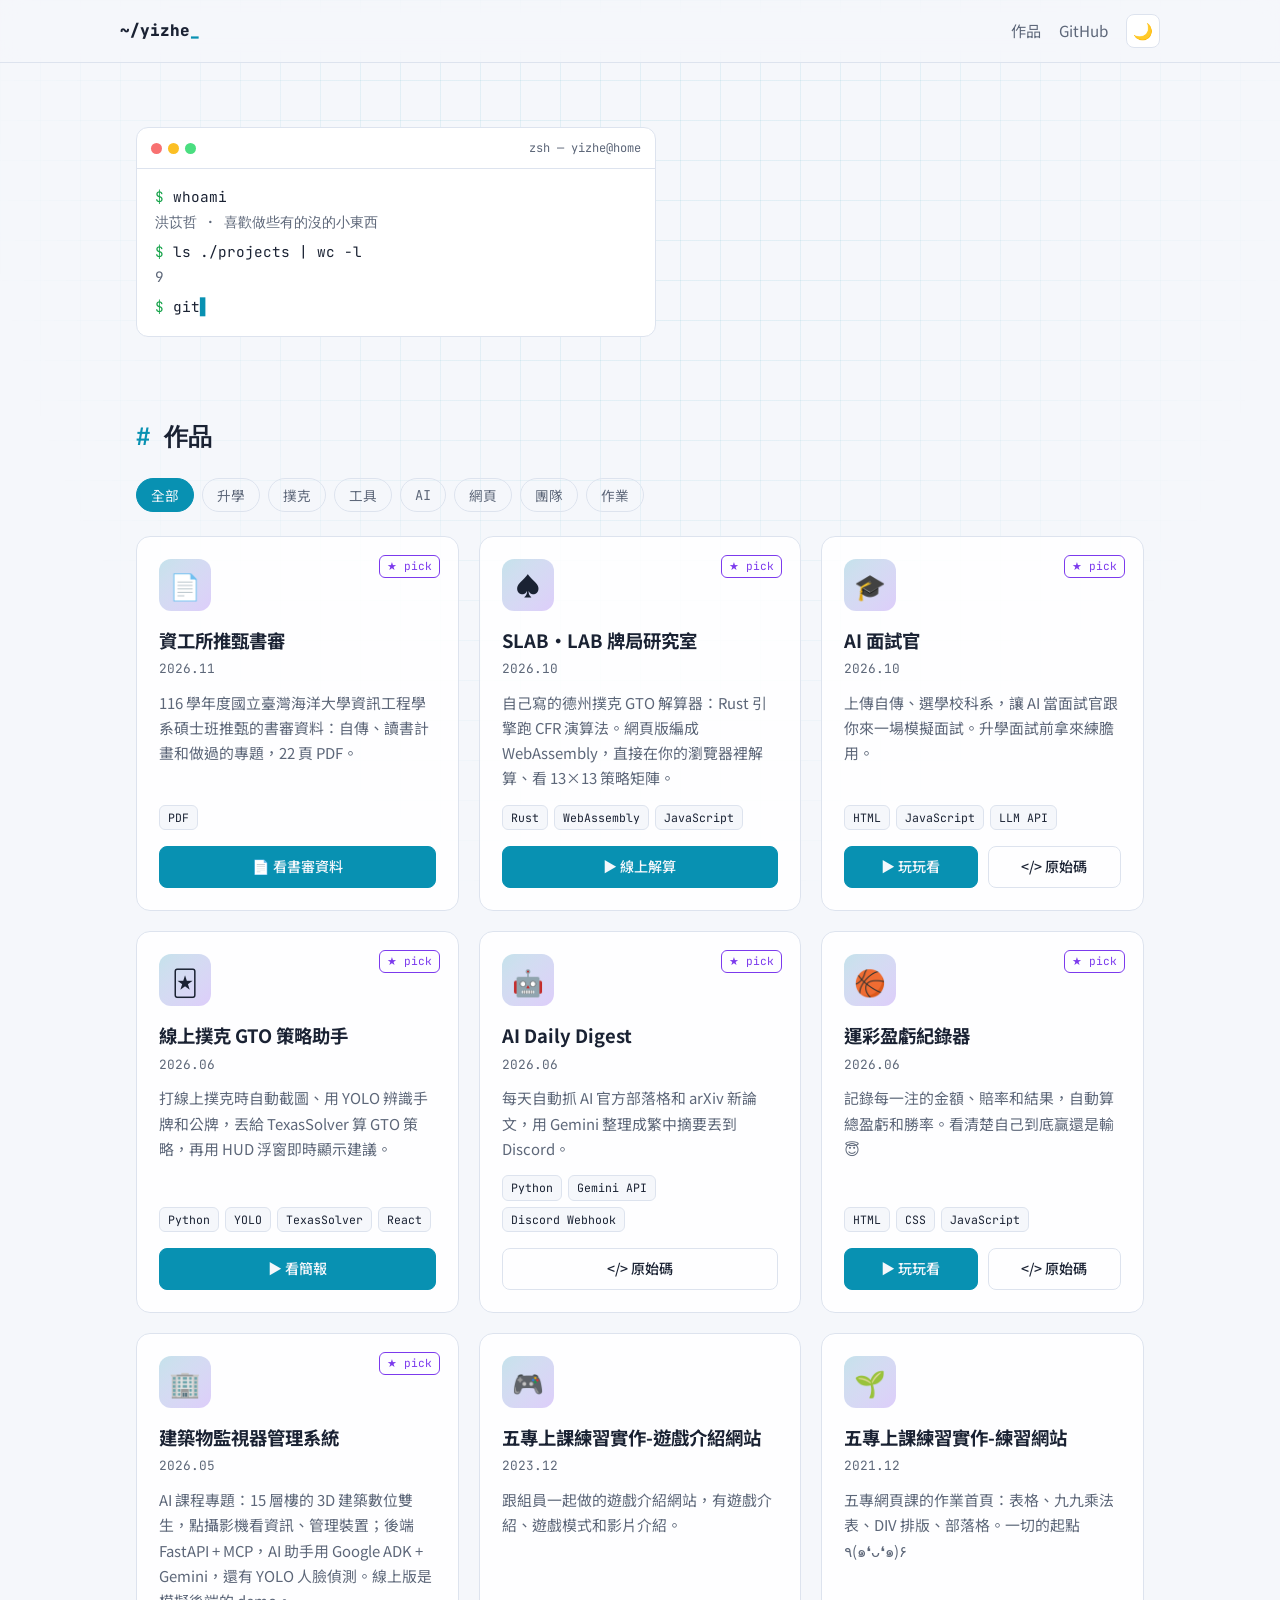
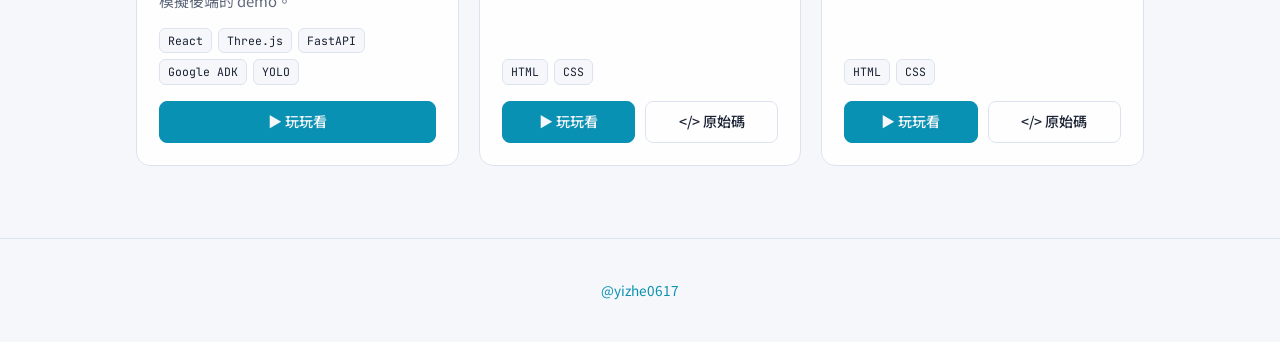
<file: index.html>
<!doctype html>
<html lang="zh-Hant">
<head>
  <meta charset="utf-8">
  <meta name="viewport" content="width=device-width, initial-scale=1">
  <title>yizhe.dev</title>
  <meta name="description" content="洪苡哲的作品集：做過的東西都放在這裡。">
  <link rel="icon" href="data:image/svg+xml,<svg xmlns='http://www.w3.org/2000/svg' viewBox='0 0 100 100'><text y='.9em' font-size='90'>⚡</text></svg>">
  <link rel="preconnect" href="https://fonts.googleapis.com">
  <link rel="preconnect" href="https://fonts.gstatic.com" crossorigin>
  <link href="https://fonts.googleapis.com/css2?family=JetBrains+Mono:wght@400;600;800&family=Noto+Sans+TC:wght@400;500;700&display=swap" rel="stylesheet">
  <link rel="stylesheet" href="style.css">
</head>
<body>
  <div class="grid-bg" aria-hidden="true"></div>

  <header class="nav">
    <a class="logo" href="#">~/yizhe<span class="blink">_</span></a>
    <nav>
      <a href="#projects">作品</a>
      <a href="https://github.com/yizhe0617" target="_blank" rel="noopener">GitHub</a>
      <button id="theme-toggle" class="icon-btn" aria-label="切換深淺色">🌙</button>
    </nav>
  </header>

  <main>
    <section class="hero">
      <div class="terminal">
        <div class="terminal-bar"><i></i><i></i><i></i><span>zsh — yizhe@home</span></div>
        <div class="terminal-body">
          <p><span class="prompt">$</span> whoami</p>
          <p class="out">洪苡哲 · 喜歡做些有的沒的小東西</p>
          <p><span class="prompt">$</span> ls ./projects | wc -l</p>
          <p class="out" id="count">0</p>
          <p><span class="prompt">$</span> <span id="typed"></span><span class="cursor">▋</span></p>
        </div>
      </div>
    </section>

    <section id="projects">
      <h2><span class="hash">#</span> 作品</h2>
      <div class="filters" id="filters"></div>
      <div class="cards" id="cards"></div>
    </section>
  </main>

  <footer>
    <p><a href="https://github.com/yizhe0617" target="_blank" rel="noopener">@yizhe0617</a></p>
  </footer>

  <script src="projects.js"></script>
  <script src="main.js"></script>
</body>
</html>
</file>
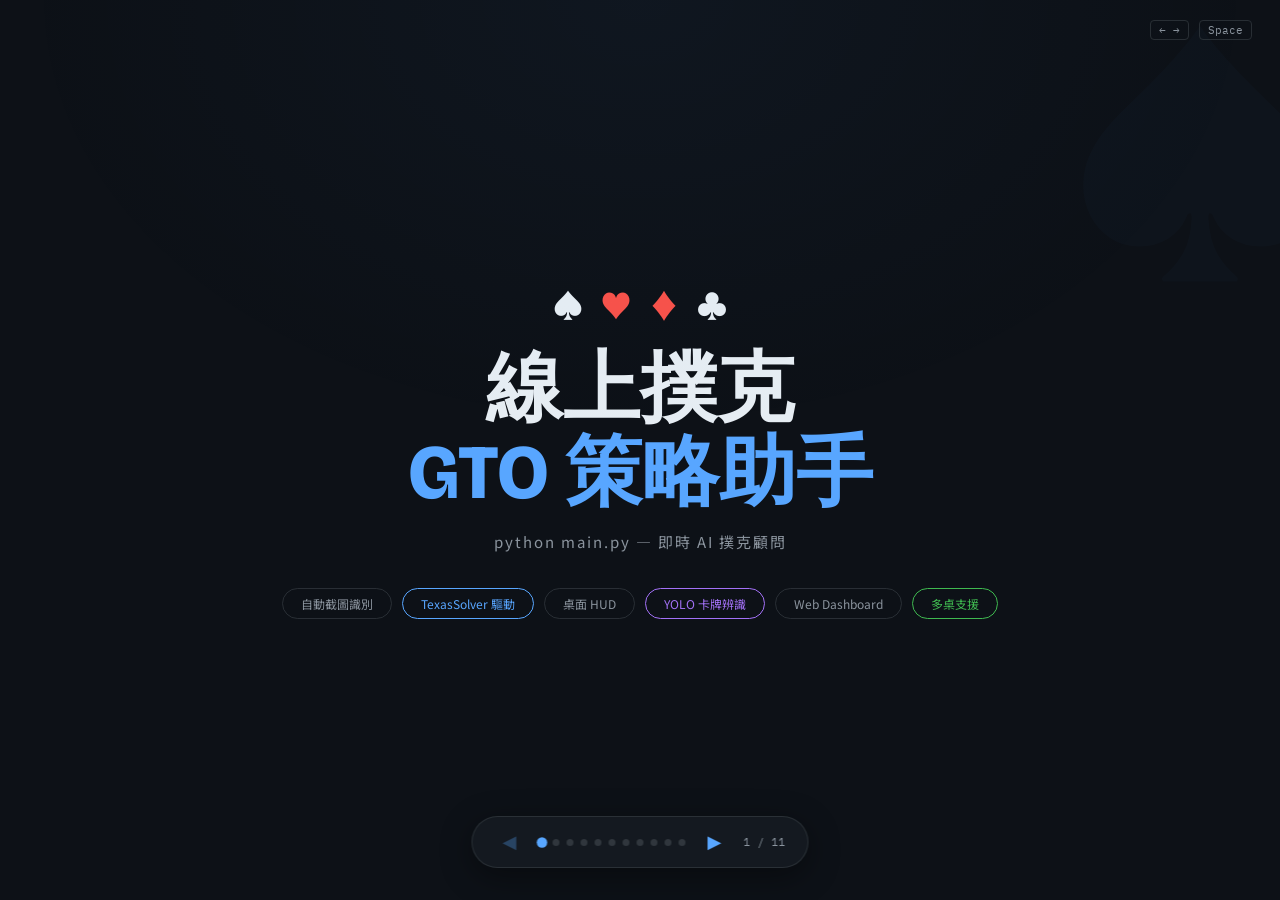
<file: works/poker-advisor/index.html>
<!DOCTYPE html>
<html lang="zh-Hant">
<head>
<meta charset="utf-8">
<meta name="viewport" content="width=device-width, initial-scale=1">
<title>線上撲克 GTO 策略助手 — 功能簡報</title>
<link rel="preconnect" href="https://fonts.googleapis.com">
<link href="https://fonts.googleapis.com/css2?family=Noto+Sans+TC:wght@400;500;700;900&family=IBM+Plex+Mono:wght@400;600&family=Bricolage+Grotesque:wght@700;800&display=swap" rel="stylesheet">
<style>
  *, *::before, *::after { box-sizing: border-box; margin: 0; padding: 0; }

  :root {
    --bg:     #0d1117;
    --bg2:    #161b22;
    --bg3:    #1c2128;
    --accent: #58a6ff;
    --green:  #3fb950;
    --yellow: #d29922;
    --red:    #f85149;
    --purple: #a371f7;
    --orange: #f0883e;
    --cream:  #e6edf3;
    --dim:    #8b949e;
    --border: rgba(48,54,61,0.8);
    --glow:   rgba(88,166,255,0.12);
  }

  html, body {
    width: 100%; height: 100%;
    overflow: hidden;
    background: var(--bg);
    font-family: 'Noto Sans TC', sans-serif;
    color: var(--cream);
  }

  /* ── Slide System ── */
  .pres { width: 100%; height: 100%; position: relative; overflow: hidden; }

  .slide {
    position: absolute; inset: 0;
    display: flex; flex-direction: column;
    align-items: center; justify-content: center;
    padding: 56px 80px;
    opacity: 0;
    transform: translateY(30px);
    transition: opacity .45s ease, transform .45s ease;
    pointer-events: none;
  }
  .slide.active { opacity: 1; transform: translateY(0); pointer-events: all; }
  .slide.exit   { opacity: 0; transform: translateY(-30px); }

  /* Grid overlay */
  .pres::before {
    content: '';
    position: fixed; inset: 0;
    background: radial-gradient(ellipse 70% 70% at 50% 0%, rgba(88,166,255,0.04) 0%, transparent 70%);
    pointer-events: none; z-index: 1;
  }

  /* ── Nav ── */
  .nav {
    position: fixed; bottom: 32px; left: 50%;
    transform: translateX(-50%);
    display: flex; align-items: center; gap: 14px;
    z-index: 100;
    background: rgba(22,27,34,0.9);
    border: 1px solid var(--border);
    border-radius: 50px;
    padding: 10px 22px;
    backdrop-filter: blur(16px);
    box-shadow: 0 8px 32px rgba(0,0,0,.4);
  }
  .nav button {
    background: none; border: none; cursor: pointer;
    color: var(--accent); font-size: 18px; padding: 4px 8px;
    border-radius: 8px; transition: background .2s, transform .15s;
  }
  .nav button:hover { background: var(--glow); transform: scale(1.15); }
  .nav button:disabled { opacity: 0.3; cursor: default; transform: none; }
  .dots { display: flex; gap: 7px; align-items: center; }
  .dot {
    width: 7px; height: 7px; border-radius: 50%;
    background: #30363d; cursor: pointer;
    transition: background .3s, transform .3s;
  }
  .dot.active { background: var(--accent); transform: scale(1.5); }
  .slide-num {
    font-family: 'IBM Plex Mono', monospace;
    font-size: 11px; color: var(--dim);
    min-width: 38px; text-align: center;
  }

  /* ── Key hint ── */
  .key-hint {
    position: fixed; top: 20px; right: 28px;
    font-family: 'IBM Plex Mono', monospace;
    font-size: 11px; color: var(--dim); z-index: 100;
    display: flex; gap: 10px;
  }
  .key { padding: 2px 8px; border: 1px solid var(--border); border-radius: 4px; }

  /* ── Typography ── */
  .slide-title {
    font-family: 'Bricolage Grotesque', sans-serif;
    font-size: clamp(28px, 4vw, 50px);
    font-weight: 800; color: var(--cream);
    margin-bottom: 6px; text-align: center; line-height: 1.1;
  }
  .slide-title span { color: var(--accent); }
  .slide-sub {
    font-size: 12px; color: var(--dim);
    letter-spacing: 3px; text-transform: uppercase;
    margin-bottom: 36px; text-align: center;
  }
  .slide-body {
    font-size: clamp(14px, 1.5vw, 17px);
    line-height: 1.9; color: rgba(230,237,243,0.8);
    max-width: 760px; text-align: center;
  }

  /* ── Cards ── */
  .play-card {
    width: 52px; height: 76px; border-radius: 7px;
    background: #f8f3e8;
    display: flex; flex-direction: column;
    align-items: center; justify-content: center;
    font-size: 18px; font-weight: 800;
    box-shadow: 0 4px 20px rgba(0,0,0,.6);
    transition: transform .3s;
  }
  .play-card:hover { transform: translateY(-6px) rotate(-2deg); }
  .play-card.red { color: #c0392b; }
  .play-card.black { color: #1a1a2e; }
  .play-card .suit { font-size: 12px; }
  .card-row { display: flex; gap: 10px; justify-content: center; margin: 20px 0; flex-wrap: wrap; }

  /* ── Panel / grid ── */
  .panel-grid {
    display: grid;
    grid-template-columns: repeat(auto-fit, minmax(200px, 1fr));
    gap: 14px; width: 100%; max-width: 900px; margin-top: 28px;
  }
  .panel-card {
    background: var(--bg2);
    border: 1px solid var(--border);
    border-radius: 14px; padding: 22px 18px;
    text-align: center;
    transition: border-color .3s, box-shadow .3s, transform .3s;
  }
  .panel-card:hover {
    border-color: var(--accent);
    box-shadow: 0 0 20px var(--glow);
    transform: translateY(-4px);
  }
  .panel-icon { font-size: 28px; margin-bottom: 10px; }
  .panel-title {
    font-size: 13px; font-weight: 700; color: var(--accent);
    margin-bottom: 6px; letter-spacing: 0.5px;
  }
  .panel-desc { font-size: 12px; color: var(--dim); line-height: 1.6; }

  /* ── Two col ── */
  .two-col {
    display: grid; grid-template-columns: 1fr 1fr;
    gap: 28px; width: 100%; max-width: 900px; align-items: start;
  }
  .col-panel {
    background: var(--bg2); border: 1px solid var(--border);
    border-radius: 14px; padding: 24px 20px;
  }
  .col-panel h3 {
    color: var(--accent); font-size: 14px; font-weight: 700;
    margin-bottom: 14px; padding-bottom: 10px;
    border-bottom: 1px solid var(--border);
    letter-spacing: 0.5px;
  }
  .col-panel ul { list-style: none; }
  .col-panel ul li {
    padding: 5px 0; font-size: 13px;
    color: rgba(230,237,243,0.8);
    display: flex; align-items: flex-start; gap: 8px;
  }
  .col-panel ul li::before { content: '▸'; color: var(--accent); font-size: 10px; margin-top: 4px; flex-shrink: 0; }

  /* ── Code block ── */
  .code-block {
    background: var(--bg2); border: 1px solid var(--border);
    border-radius: 12px; padding: 20px 24px;
    font-family: 'IBM Plex Mono', monospace;
    font-size: 13px; line-height: 2;
    max-width: 660px; width: 100%;
    text-align: left;
  }
  .code-comment { color: #3c4956; }
  .code-cmd     { color: var(--green); }
  .code-flag    { color: var(--accent); }
  .code-text    { color: var(--cream); }
  .code-output  { color: var(--yellow); }

  /* ── HUD mockup ── */
  .hud-mock {
    background: #0d1117;
    border: 1px solid var(--border);
    border-radius: 12px;
    width: 280px;
    overflow: hidden;
    box-shadow: 0 8px 32px rgba(0,0,0,.6);
    font-size: 12px;
  }
  .hud-header {
    background: var(--bg3); padding: 8px 12px;
    display: flex; justify-content: space-between; align-items: center;
    border-bottom: 1px solid var(--border);
  }
  .hud-brand { color: var(--accent); font-weight: 700; font-size: 13px; }
  .hud-dot { width: 8px; height: 8px; border-radius: 50%; background: var(--green); box-shadow: 0 0 6px var(--green); }
  .hud-info { background: var(--bg2); padding: 8px 12px; border-bottom: 1px solid var(--border); }
  .hud-info div { color: var(--cream); margin: 2px 0; }
  .hud-info small { color: var(--dim); }
  .hud-suggest { padding: 8px 12px; border-bottom: 1px solid var(--border); }
  .hud-suggest-label { color: var(--dim); font-size: 10px; letter-spacing: 1px; margin-bottom: 4px; }
  .hud-action { font-size: 15px; font-weight: 700; color: var(--purple); }
  .hud-bars { padding: 8px 12px; }
  .hud-bar-row { display: flex; align-items: center; gap: 6px; margin: 3px 0; }
  .hud-bar-label { width: 100px; color: var(--dim); font-size: 10px; white-space: nowrap; overflow: hidden; text-overflow: ellipsis; }
  .hud-bar-track { flex: 1; height: 8px; background: var(--bg3); border-radius: 4px; overflow: hidden; }
  .hud-bar-fill  { height: 100%; border-radius: 4px; }
  .hud-bar-pct   { width: 28px; text-align: right; font-family: 'IBM Plex Mono', monospace; font-size: 10px; color: var(--cream); }
  .hud-footer { background: var(--bg2); padding: 6px 12px; display: flex; justify-content: space-between; }
  .hud-footer span { color: var(--dim); font-size: 10px; font-family: 'IBM Plex Mono', monospace; }
  .hud-footer .ev-pos { color: var(--green); }

  /* ── Mode chips ── */
  .mode-chips { display: flex; gap: 10px; flex-wrap: wrap; justify-content: center; margin: 20px 0; }
  .mode-chip {
    padding: 8px 20px; border-radius: 30px;
    font-size: 13px; font-weight: 700; cursor: default;
    border: 1px solid;
    letter-spacing: 0.3px;
  }

  /* ── Flow diagram ── */
  .flow {
    display: flex; align-items: center; gap: 0;
    flex-wrap: wrap; justify-content: center;
    max-width: 860px; width: 100%;
    margin-top: 28px;
  }
  .flow-step {
    background: var(--bg2); border: 1px solid var(--border);
    border-radius: 12px; padding: 16px 18px;
    text-align: center; min-width: 110px;
    transition: border-color .3s, transform .3s;
  }
  .flow-step:hover { border-color: var(--accent); transform: scale(1.05); }
  .flow-icon  { font-size: 24px; margin-bottom: 6px; }
  .flow-title { font-size: 12px; font-weight: 700; color: var(--accent); }
  .flow-desc  { font-size: 10px; color: var(--dim); margin-top: 4px; line-height: 1.5; }
  .flow-arrow { font-size: 20px; color: var(--border); padding: 0 8px; }

  /* ── Quote ── */
  .quote-box {
    border-left: 3px solid var(--accent);
    padding: 14px 22px;
    background: rgba(88,166,255,0.04);
    border-radius: 0 10px 10px 0;
    max-width: 700px; width: 100%;
    margin: 20px 0; text-align: left;
    font-size: 14px; line-height: 1.8;
    color: rgba(230,237,243,0.85);
    font-style: italic;
  }

  /* ── Table ── */
  .cmp-table {
    width: 100%; max-width: 820px;
    border-collapse: collapse; font-size: 13px;
    margin-top: 20px;
  }
  .cmp-table th {
    background: rgba(88,166,255,0.07);
    border-bottom: 2px solid var(--accent);
    padding: 10px 16px; text-align: left;
    color: var(--accent); font-size: 11px;
    letter-spacing: 1px; text-transform: uppercase;
  }
  .cmp-table td {
    padding: 10px 16px;
    border-bottom: 1px solid rgba(48,54,61,0.5);
    color: rgba(230,237,243,0.8); vertical-align: middle;
  }
  .cmp-table tr:hover td { background: rgba(88,166,255,0.03); }
  .tag-auto   { color: var(--green); font-weight: 700; }
  .tag-manual { color: var(--yellow); font-weight: 700; }
  .tag-web    { color: var(--purple); font-weight: 700; }

  /* ── Cover ── */
  .cover-title {
    font-family: 'Bricolage Grotesque', sans-serif;
    font-size: clamp(36px, 6vw, 78px);
    font-weight: 800; text-align: center; line-height: 1.1;
    color: var(--cream);
  }
  .cover-title span { color: var(--accent); }

  /* Progress */
  .prog-line {
    display: flex; align-items: center; gap: 12px;
    background: var(--bg2); border: 1px solid var(--border);
    border-radius: 12px; padding: 14px 20px;
    margin: 8px 0; max-width: 560px; width: 100%;
    font-size: 13px;
  }
  .prog-icon { font-size: 18px; }
  .prog-text { flex: 1; color: var(--cream); }
  .prog-status { font-family: 'IBM Plex Mono', monospace; font-size: 11px; }

  /* Bg decoration */
  .bg-deco {
    position: fixed; font-size: 280px; opacity: 0.02;
    pointer-events: none; z-index: 0; user-select: none;
    color: var(--accent);
  }

  /* Screen mockup */
  .screen-mock {
    background: var(--bg2); border: 1px solid var(--border);
    border-radius: 14px; overflow: hidden;
    max-width: 480px; width: 100%;
    box-shadow: 0 16px 48px rgba(0,0,0,.5);
  }
  .screen-bar {
    background: var(--bg3); padding: 10px 16px;
    display: flex; align-items: center; gap: 8px;
    border-bottom: 1px solid var(--border);
  }
  .screen-dot { width: 10px; height: 10px; border-radius: 50%; }
  .screen-title { font-size: 12px; color: var(--dim); margin-left: 8px; font-family: 'IBM Plex Mono', monospace; }
  .screen-body { padding: 20px 24px; }

  /* Input mockup */
  .input-row {
    display: flex; align-items: center; gap: 10px;
    margin: 8px 0;
  }
  .input-label { font-size: 11px; color: var(--dim); width: 80px; }
  .input-box {
    flex: 1; background: var(--bg3); border: 1px solid var(--border);
    border-radius: 6px; padding: 6px 10px;
    font-size: 12px; color: var(--cream);
    font-family: 'IBM Plex Mono', monospace;
  }
  .combo-select {
    background: var(--bg3); border: 1px solid var(--border);
    border-radius: 6px; padding: 6px 10px;
    font-size: 12px; color: var(--accent); cursor: pointer;
    min-width: 80px;
  }
  .btn-solve-mock {
    background: var(--accent); color: white;
    border: none; border-radius: 8px;
    padding: 10px 24px; font-size: 13px; font-weight: 700;
    cursor: pointer; margin-top: 16px; width: 100%;
    transition: opacity .2s;
  }
  .btn-solve-mock:hover { opacity: 0.85; }

  /* OCR / Vision mockup */
  .vision-mock {
    background: #000; border-radius: 10px;
    width: 260px; height: 160px;
    position: relative; overflow: hidden;
    box-shadow: 0 4px 20px rgba(0,0,0,.6);
  }
  .vision-card-box {
    position: absolute;
    border: 2px solid var(--green);
    border-radius: 4px;
    display: flex; align-items: center; justify-content: center;
    font-size: 14px; font-weight: 700;
    background: rgba(63,185,80,0.08);
  }
  .vision-label {
    position: absolute; bottom: -18px; left: 0; right: 0;
    text-align: center; font-size: 9px;
    color: var(--green); font-family: 'IBM Plex Mono', monospace;
  }

  /* Responsive */
  @media (max-width: 700px) {
    .slide { padding: 36px 20px; }
    .two-col { grid-template-columns: 1fr; }
    .panel-grid { grid-template-columns: 1fr 1fr; }
  }
</style>
</head>
<body>

<div class="key-hint">
  <span class="key">← →</span>
  <span class="key">Space</span>
</div>

<div class="pres" id="pres">

<!-- ══ Slide 0: Cover ══ -->
<div class="slide active" id="slide-0">
  <div class="bg-deco" style="right:-60px;top:-60px">♠</div>
  <div style="display:flex;align-items:center;gap:16px;margin-bottom:20px;font-size:32px">
    <span>♠</span><span style="color:var(--red)">♥</span><span style="color:var(--red)">♦</span><span>♣</span>
  </div>
  <div class="cover-title">
    線上撲克<br><span>GTO 策略助手</span>
  </div>
  <div style="font-size:15px;color:var(--dim);margin-top:16px;letter-spacing:2px">python main.py — 即時 AI 撲克顧問</div>
  <div style="display:flex;gap:10px;flex-wrap:wrap;justify-content:center;margin-top:36px">
    <span style="padding:6px 18px;border:1px solid var(--border);border-radius:30px;font-size:12px;color:var(--dim)">自動截圖識別</span>
    <span style="padding:6px 18px;border:1px solid var(--accent);border-radius:30px;font-size:12px;color:var(--accent)">TexasSolver 驅動</span>
    <span style="padding:6px 18px;border:1px solid var(--border);border-radius:30px;font-size:12px;color:var(--dim)">桌面 HUD</span>
    <span style="padding:6px 18px;border:1px solid var(--purple);border-radius:30px;font-size:12px;color:var(--purple)">YOLO 卡牌辨識</span>
    <span style="padding:6px 18px;border:1px solid var(--border);border-radius:30px;font-size:12px;color:var(--dim)">Web Dashboard</span>
    <span style="padding:6px 18px;border:1px solid var(--green);border-radius:30px;font-size:12px;color:var(--green)">多桌支援</span>
  </div>
</div>

<!-- ══ Slide 1: Overview ══ -->
<div class="slide" id="slide-1">
  <div class="slide-title">這個工具在做什麼？</div>
  <div class="slide-sub">OVERVIEW</div>
  <p class="slide-body">
    這是一套<strong style="color:var(--accent)">即時 AI 撲克策略顧問</strong>，在你打線上撲克時，<br>
    自動分析牌局並在螢幕上顯示 GTO 最優策略建議。<br><br>
    核心流程是：<strong style="color:var(--accent)">看牌 → 識別 → 求解 → 顯示</strong><br>
    讓你在每一手牌都能即時參考數學最優解
  </p>
  <div class="flow" style="margin-top:32px">
    <div class="flow-step">
      <div class="flow-icon">📷</div>
      <div class="flow-title">截圖</div>
      <div class="flow-desc">自動擷取<br>撲克軟體畫面</div>
    </div>
    <div class="flow-arrow">→</div>
    <div class="flow-step">
      <div class="flow-icon">🔍</div>
      <div class="flow-title">識別</div>
      <div class="flow-desc">YOLO 辨識<br>手牌/公牌/底池</div>
    </div>
    <div class="flow-arrow">→</div>
    <div class="flow-step">
      <div class="flow-icon">🧮</div>
      <div class="flow-title">求解</div>
      <div class="flow-desc">TexasSolver<br>計算 GTO 策略</div>
    </div>
    <div class="flow-arrow">→</div>
    <div class="flow-step">
      <div class="flow-icon">🎯</div>
      <div class="flow-title">顯示</div>
      <div class="flow-desc">HUD 浮窗<br>即時行動建議</div>
    </div>
  </div>
</div>

<!-- ══ Slide 2: Launch Modes ══ -->
<div class="slide" id="slide-2">
  <div class="slide-title">五種啟動模式</div>
  <div class="slide-sub">LAUNCH MODES</div>
  <div class="code-block" style="margin-bottom:24px">
    <div><span class="code-comment"># 自動模式（截圖識別）</span></div>
    <div><span class="code-cmd">python</span> <span class="code-text">main.py</span></div>
    <div style="margin-top:8px"><span class="code-comment"># 手動輸入（推薦新手）</span></div>
    <div><span class="code-cmd">python</span> <span class="code-text">main.py</span> <span class="code-flag">--manual</span></div>
    <div style="margin-top:8px"><span class="code-comment"># 測試 HUD 效果</span></div>
    <div><span class="code-cmd">python</span> <span class="code-text">main.py</span> <span class="code-flag">--test</span></div>
    <div style="margin-top:8px"><span class="code-comment"># 多桌主控台</span></div>
    <div><span class="code-cmd">python</span> <span class="code-text">main.py</span> <span class="code-flag">--multi</span></div>
    <div style="margin-top:8px"><span class="code-comment"># OBS 串流 + YOLO 辨識</span></div>
    <div><span class="code-cmd">python</span> <span class="code-text">main.py</span> <span class="code-flag">--stream</span></div>
    <div style="margin-top:8px"><span class="code-comment"># Web 儀表板</span></div>
    <div><span class="code-cmd">python</span> <span class="code-text">main.py</span> <span class="code-flag">--web</span></div>
  </div>
  <p class="slide-body" style="font-size:13px">
    首次使用先執行 <code style="color:var(--accent);background:var(--bg2);padding:2px 8px;border-radius:4px">python main.py --setup</code> 設定截圖區域
  </p>
</div>

<!-- ══ Slide 3: HUD ══ -->
<div class="slide" id="slide-3">
  <div class="slide-title">桌面 <span>HUD 浮動視窗</span></div>
  <div class="slide-sub">HEADS-UP DISPLAY · TKINTER · TOPMOST</div>
  <div style="display:flex;gap:40px;align-items:center;flex-wrap:wrap;justify-content:center;width:100%;max-width:820px">
    <div class="hud-mock">
      <div class="hud-header">
        <div class="hud-brand">♠ GTO Advisor</div>
        <div class="hud-dot"></div>
      </div>
      <div class="hud-info">
        <div>手牌: <strong style="color:#e8b84b">A♠K♥</strong> &nbsp; 位置: <strong style="color:var(--accent)">BTN</strong></div>
        <div><small>公牌: 7♥2♦9♣</small></div>
        <div><small style="color:var(--dim)">底池: 12.0BB &nbsp; 有效籌碼: 97BB</small></div>
      </div>
      <div class="hud-suggest">
        <div class="hud-suggest-label">建議行動</div>
        <div class="hud-action">✅ 下注 75% (Bet) &nbsp;(62%)</div>
      </div>
      <div class="hud-bars">
        <div class="hud-bar-row">
          <div class="hud-bar-label">下注 75%</div>
          <div class="hud-bar-track"><div class="hud-bar-fill" style="width:62%;background:var(--purple)"></div></div>
          <div class="hud-bar-pct">62%</div>
        </div>
        <div class="hud-bar-row">
          <div class="hud-bar-label">過牌</div>
          <div class="hud-bar-track"><div class="hud-bar-fill" style="width:30%;background:#8b949e"></div></div>
          <div class="hud-bar-pct">30%</div>
        </div>
        <div class="hud-bar-row">
          <div class="hud-bar-label">下注 33%</div>
          <div class="hud-bar-track"><div class="hud-bar-fill" style="width:8%;background:var(--yellow)"></div></div>
          <div class="hud-bar-pct">8%</div>
        </div>
      </div>
      <div class="hud-footer">
        <span>Equity: <span style="color:var(--green)">71.0%</span></span>
        <span class="ev-pos">EV: +0.83BB</span>
      </div>
    </div>
    <div class="col-panel" style="max-width:320px">
      <h3>HUD 特點</h3>
      <ul>
        <li>永遠置頂（topmost）疊在撲克軟體上方</li>
        <li>透明度可調（預設 90%），不遮擋視線</li>
        <li>可拖曳移動到任意位置</li>
        <li>雙擊縮小成細條，需要時再展開</li>
        <li>顯示：手牌、公牌、底池、各行動頻率條、Equity、EV</li>
        <li>計算中顯示旋轉動畫，完成即更新</li>
        <li>位置選項：左上/右上/左下/右下/自訂座標</li>
      </ul>
    </div>
  </div>
</div>

<!-- ══ Slide 4: Manual Mode ══ -->
<div class="slide" id="slide-4">
  <div class="slide-title">手動輸入模式</div>
  <div class="slide-sub">--manual · 推薦新手 · 不需螢幕識別</div>
  <div style="display:flex;gap:32px;align-items:flex-start;flex-wrap:wrap;justify-content:center;width:100%;max-width:860px">
    <div class="screen-mock">
      <div class="screen-bar">
        <div class="screen-dot" style="background:#ff5f57"></div>
        <div class="screen-dot" style="background:#febc2e"></div>
        <div class="screen-dot" style="background:#28c840"></div>
        <div class="screen-title">手動輸入牌局資訊</div>
      </div>
      <div class="screen-body">
        <div style="color:var(--accent);font-size:15px;font-weight:700;margin-bottom:16px;text-align:center">♠ 輸入牌局資訊</div>
        <div style="font-size:11px;color:var(--dim);margin-bottom:4px">你的手牌</div>
        <div class="input-row">
          <div class="input-label">手牌 1:</div>
          <div class="input-box">As</div>
          <div class="input-label">手牌 2:</div>
          <div class="input-box">Kh</div>
        </div>
        <div style="font-size:11px;color:var(--dim);margin:10px 0 4px">位置與基本資訊</div>
        <div class="input-row">
          <div class="input-label">你的位置:</div>
          <div class="combo-select">BTN ▾</div>
          <div class="input-label">對手位置:</div>
          <div class="combo-select">BB ▾</div>
        </div>
        <div class="input-row">
          <div class="input-label">有效籌碼(BB):</div>
          <div class="input-box">100</div>
          <div class="input-label">底池(BB):</div>
          <div class="input-box">6.5</div>
        </div>
        <div style="font-size:11px;color:var(--dim);margin:10px 0 4px">公牌</div>
        <div class="input-row">
          <div class="input-label">公牌:</div>
          <div class="input-box" style="flex:1">7h 2d 9c</div>
        </div>
        <button class="btn-solve-mock">🔍 分析策略</button>
      </div>
    </div>
    <div class="col-panel" style="max-width:320px">
      <h3>手動模式流程</h3>
      <ul>
        <li>輸入自己的兩張手牌（如 As Kh）</li>
        <li>選擇自己和對手的位置</li>
        <li>輸入有效籌碼和底池大小</li>
        <li>輸入公共牌（翻前留空）</li>
        <li>按「分析策略」送出解算</li>
        <li>HUD 視窗顯示計算中動畫</li>
        <li>TexasSolver 跑完後，HUD 更新行動建議</li>
        <li>同時計算 Equity（勝率）和 EV</li>
      </ul>
    </div>
  </div>
</div>

<!-- ══ Slide 5: Auto Mode - Vision ══ -->
<div class="slide" id="slide-5">
  <div class="slide-title">自動識別技術</div>
  <div class="slide-sub">YOLO · OCR · TEMPLATE MATCHING</div>
  <div class="two-col" style="max-width:860px">
    <div class="col-panel">
      <h3>🤖 YOLO 深度學習識別</h3>
      <ul>
        <li>YOLOv8 模型識別畫面中的卡牌</li>
        <li>支援 OBS 虛擬攝影機輸入（--stream 模式）</li>
        <li>兩階段偵測：先找桌子位置，再識別卡牌</li>
        <li>自動區分英雄手牌和公共牌（依 Y 座標比例）</li>
        <li>信心度閾值可調（config.yaml）</li>
        <li>GPU 加速推論（RTX 支援）</li>
      </ul>
    </div>
    <div class="col-panel">
      <h3>🔤 OCR + 模板匹配</h3>
      <ul>
        <li>OCR 讀取底池金額和籌碼數字</li>
        <li>模板匹配辨識卡牌花色和點數</li>
        <li>位置偵測：識別 Dealer Button 判斷座位順序</li>
        <li>多螢幕支援（monitor_index 設定）</li>
        <li>截圖區域可透過 --setup 嚮導設定</li>
        <li>每 500ms 自動輪詢（可調）</li>
      </ul>
    </div>
  </div>
  <div style="display:flex;gap:20px;margin-top:24px;justify-content:center;flex-wrap:wrap">
    <div style="background:var(--bg2);border:1px solid var(--border);border-radius:10px;padding:12px 20px;font-size:12px;text-align:center">
      <div style="color:var(--green);font-size:20px;margin-bottom:4px">✓</div>
      <div style="color:var(--accent)">YOLO</div>
      <div style="color:var(--dim)">--stream / --multi</div>
    </div>
    <div style="background:var(--bg2);border:1px solid var(--border);border-radius:10px;padding:12px 20px;font-size:12px;text-align:center">
      <div style="color:var(--green);font-size:20px;margin-bottom:4px">✓</div>
      <div style="color:var(--accent)">模板匹配</div>
      <div style="color:var(--dim)">預設自動模式</div>
    </div>
    <div style="background:var(--bg2);border:1px solid var(--border);border-radius:10px;padding:12px 20px;font-size:12px;text-align:center">
      <div style="color:var(--yellow);font-size:20px;margin-bottom:4px">○</div>
      <div style="color:var(--accent)">OCR 底池</div>
      <div style="color:var(--dim)">Tesseract</div>
    </div>
    <div style="background:var(--bg2);border:1px solid var(--border);border-radius:10px;padding:12px 20px;font-size:12px;text-align:center">
      <div style="color:var(--green);font-size:20px;margin-bottom:4px">✓</div>
      <div style="color:var(--accent)">位置偵測</div>
      <div style="color:var(--dim)">Dealer Button</div>
    </div>
  </div>
</div>

<!-- ══ Slide 6: TexasSolver Integration ══ -->
<div class="slide" id="slide-6">
  <div class="slide-title"><span>TexasSolver</span> 整合</div>
  <div class="slide-sub">GTO ENGINE · SUBPROCESS · PERSISTENT RUNNER</div>
  <div class="two-col" style="max-width:860px">
    <div>
      <div class="code-block" style="font-size:12px">
        <div><span class="code-comment"># 產生 Solver 指令</span></div>
        <div><span class="code-text">set_hand</span> <span class="code-output">As Kh</span></div>
        <div><span class="code-text">set_board</span> <span class="code-output">7h 2d 9c</span></div>
        <div><span class="code-text">set_pot</span> <span class="code-output">13</span></div>
        <div><span class="code-text">set_effective_stack</span> <span class="code-output">194</span></div>
        <div><span class="code-text">set_range</span> <span class="code-output">OOP 77+,ATs+...</span></div>
        <div><span class="code-text">set_bet_sizes</span> <span class="code-output">OOP 50,75,100</span></div>
        <div><span class="code-text">set_max_iteration</span> <span class="code-output">30</span></div>
        <div><span class="code-text">build_tree</span></div>
        <div><span class="code-text">start</span></div>
        <div style="margin-top:8px;color:#3c4956"># 結果 JSON 輸出</div>
        <div><span class="code-output">{"actions":[{"action":"bet","freq":0.62,...}]}</span></div>
      </div>
    </div>
    <div class="col-panel">
      <h3>⚙️ 兩種執行模式</h3>
      <ul>
        <li><strong style="color:var(--accent)">TexasSolverRunner</strong>：每次求解啟動新進程，用完即退出</li>
        <li><strong style="color:var(--accent)">PersistentSolverRunner</strong>：保持 console_solver 進程常駐，每次求解只重用進程，速度更快</li>
        <li>非同步執行，不阻塞 HUD UI 介面</li>
        <li>Timeout 保護（預設 30 秒）</li>
        <li>執行緒數設定（Windows 多執行緒有崩潰風險，預設 1）</li>
        <li>自動解析 JSON 輸出，轉換為 HUD 顯示格式</li>
      </ul>
    </div>
  </div>
</div>

<!-- ══ Slide 7: Multi Table Mode ══ -->
<div class="slide" id="slide-7">
  <div class="slide-title">多桌模式</div>
  <div class="slide-sub">--multi · CONTROL PANEL · MULTI-HUD</div>
  <div class="panel-grid" style="grid-template-columns:repeat(3,1fr);max-width:780px">
    <div class="panel-card">
      <div class="panel-icon">🖥️</div>
      <div class="panel-title">主控台面板</div>
      <div class="panel-desc">ControlPanel tkinter 介面<br>顯示所有偵測到的桌子<br>狀態一覽</div>
    </div>
    <div class="panel-card">
      <div class="panel-icon">🃏</div>
      <div class="panel-title">每桌獨立 HUD</div>
      <div class="panel-desc">MultiHudManager<br>每桌有自己的浮動 HUD<br>共用同一 tkinter root</div>
    </div>
    <div class="panel-card">
      <div class="panel-icon">🎯</div>
      <div class="panel-title">自動桌面偵測</div>
      <div class="panel-desc">偵測所有 N8 牌桌視窗<br>各自截圖識別<br>獨立求解</div>
    </div>
    <div class="panel-card">
      <div class="panel-icon">⚡</div>
      <div class="panel-title">串流模式</div>
      <div class="panel-desc">OBS 虛擬攝影機<br>YOLO 即時辨識<br>接 solver 給建議</div>
    </div>
    <div class="panel-card">
      <div class="panel-icon">🔍</div>
      <div class="panel-title">偵測模式</div>
      <div class="panel-desc">--detect 即時框選<br>辨識校正用<br>按 q 離開</div>
    </div>
    <div class="panel-card">
      <div class="panel-icon">🧠</div>
      <div class="panel-title">YOLO 訓練</div>
      <div class="panel-desc">vision/ 提供訓練工具<br>自製卡牌資料集<br>微調 best.pt 模型</div>
    </div>
  </div>
  <div class="quote-box" style="margin-top:20px;font-size:13px">
    多桌模式中，每桌 HUD 共用同一個 tkinter 根視窗（root），避免多個 tk.Tk 的互動衝突問題。
  </div>
</div>

<!-- ══ Slide 8: Web Dashboard ══ -->
<div class="slide" id="slide-8">
  <div class="slide-title">Web 儀表板</div>
  <div class="slide-sub">--web · FASTAPI · REACT · WEBSOCKET</div>
  <div class="two-col" style="max-width:880px">
    <div class="col-panel">
      <h3>🔧 後端 FastAPI</h3>
      <ul>
        <li>FastAPI + uvicorn，預設 <code style="color:var(--accent)">http://127.0.0.1:8765</code></li>
        <li>REST API：config、live start/stop、state、手動求解</li>
        <li>WebSocket <code>/ws/live</code>：即時推送牌桌狀態更新</li>
        <li>MJPEG 串流 <code>/api/live/frame.mjpg</code>：即時標注畫面</li>
        <li>Log 尾端讀取 <code>/api/logs/tail</code></li>
        <li>靜態服務 React 打包的前端（web/dist）</li>
      </ul>
    </div>
    <div class="col-panel">
      <h3>🌐 前端 React 五分頁</h3>
      <ul>
        <li><strong style="color:var(--accent)">Live HUD</strong>：即時視訊串流 + 各桌策略卡片</li>
        <li><strong style="color:var(--accent)">Manual Solver</strong>：手動輸入送出，顯示 GTO 建議</li>
        <li><strong style="color:var(--accent)">Debug</strong>：WebSocket 原始事件和辨識資料</li>
        <li><strong style="color:var(--accent)">Settings</strong>：調整 YOLO 信心度、Solver 設定</li>
        <li><strong style="color:var(--accent)">Logs</strong>：即時顯示程式日誌</li>
        <li>WebSocket 斷線自動重連（1.5 秒 retry）</li>
      </ul>
    </div>
  </div>
  <div style="display:flex;gap:12px;margin-top:20px;justify-content:center;flex-wrap:wrap">
    <div style="display:flex;align-items:center;gap:6px;padding:8px 16px;background:var(--bg2);border:1px solid var(--border);border-radius:20px;font-size:12px">
      <span style="color:var(--green)">●</span> <span style="color:var(--dim)">Live running · tables 2 · solver idle</span>
    </div>
    <div style="display:flex;align-items:center;gap:6px;padding:8px 16px;background:var(--bg2);border:1px solid var(--border);border-radius:20px;font-size:12px">
      <span style="color:var(--accent)">WS</span> <span style="color:var(--dim)">ws://127.0.0.1:8765/ws/live</span>
    </div>
  </div>
</div>

<!-- ══ Slide 9: Config & Setup ══ -->
<div class="slide" id="slide-9">
  <div class="slide-title">設定與初始化</div>
  <div class="slide-sub">CONFIG.YAML · --setup · REGIONS</div>
  <div class="two-col" style="max-width:860px">
    <div class="col-panel">
      <h3>📋 config.yaml 主要設定項</h3>
      <ul>
        <li><strong style="color:var(--accent)">solver.executable</strong>：TexasSolver 執行檔路徑</li>
        <li><strong style="color:var(--accent)">solver.iterations</strong>：求解迭代次數（預設 30）</li>
        <li><strong style="color:var(--accent)">solver.bet_sizes</strong>：下注尺寸（50, 75, 100%）</li>
        <li><strong style="color:var(--accent)">game.big_blind</strong>：大盲注金額</li>
        <li><strong style="color:var(--accent)">hud.position</strong>：HUD 位置（topright 等）</li>
        <li><strong style="color:var(--accent)">hud.opacity</strong>：透明度（0.0 ~ 1.0）</li>
        <li><strong style="color:var(--accent)">recognition.template_threshold</strong>：模板匹配信心值</li>
        <li><strong style="color:var(--accent)">yolo.weights</strong>：YOLO 模型路徑</li>
        <li><strong style="color:var(--accent)">regions.*</strong>：各截圖區域座標</li>
      </ul>
    </div>
    <div class="col-panel">
      <h3>🔧 初次設定流程</h3>
      <ul>
        <li>執行 <code style="color:var(--accent)">python main.py --setup</code></li>
        <li>設定嚮導引導你框選截圖區域：手牌位置、公牌位置、底池位置等</li>
        <li>設定 TexasSolver 執行檔路徑</li>
        <li>選擇監視器（多螢幕時）</li>
        <li>儲存至 config.yaml</li>
        <li>之後直接 <code style="color:var(--accent)">python main.py</code> 即可使用</li>
        <li>current_street_only 優化：決策樹縮小 99%，速度提升 20×</li>
      </ul>
    </div>
  </div>
</div>

<!-- ══ Slide 10: Summary ══ -->
<div class="slide" id="slide-10">
  <div class="bg-deco" style="right:-60px;bottom:-80px;color:var(--green)">♣</div>
  <div class="slide-title">功能總結</div>
  <div class="slide-sub">ALL MODES AT A GLANCE</div>
  <table class="cmp-table">
    <thead>
      <tr>
        <th>模式</th>
        <th>指令</th>
        <th>UI 類型</th>
        <th>識別方式</th>
        <th>適合情境</th>
      </tr>
    </thead>
    <tbody>
      <tr>
        <td><strong style="color:var(--accent)">自動</strong></td>
        <td><code>python main.py</code></td>
        <td class="tag-auto">桌面 HUD</td>
        <td>模板匹配 + OCR</td>
        <td>日常使用</td>
      </tr>
      <tr>
        <td><strong style="color:var(--accent)">手動</strong></td>
        <td><code>--manual</code></td>
        <td class="tag-manual">輸入表單 + HUD</td>
        <td>手動輸入</td>
        <td>初學、無截圖設定</td>
      </tr>
      <tr>
        <td><strong style="color:var(--accent)">測試</strong></td>
        <td><code>--test</code></td>
        <td class="tag-auto">HUD 模擬</td>
        <td>假資料</td>
        <td>UI 效果驗證</td>
      </tr>
      <tr>
        <td><strong style="color:var(--accent)">多桌</strong></td>
        <td><code>--multi</code></td>
        <td class="tag-auto">主控台 + 多 HUD</td>
        <td>YOLO + 視窗偵測</td>
        <td>同時打多桌</td>
      </tr>
      <tr>
        <td><strong style="color:var(--accent)">串流</strong></td>
        <td><code>--stream</code></td>
        <td class="tag-auto">HUD 浮窗</td>
        <td>OBS 虛擬攝影機 + YOLO</td>
        <td>直播輔助</td>
      </tr>
      <tr>
        <td><strong style="color:var(--accent)">Web</strong></td>
        <td><code>--web</code></td>
        <td class="tag-web">瀏覽器儀表板</td>
        <td>YOLO + WebSocket</td>
        <td>遠端監控/多桌</td>
      </tr>
    </tbody>
  </table>
  <div style="display:flex;gap:16px;margin-top:24px;justify-content:center;font-size:24px">
    <span>♠</span><span style="color:var(--red)">♥</span><span style="color:var(--red)">♦</span><span>♣</span>
  </div>
</div>

</div><!-- /pres -->

<!-- ── Navigation ── -->
<div class="nav">
  <button id="btnPrev" onclick="go(-1)" disabled>◀</button>
  <div class="dots" id="dots"></div>
  <button id="btnNext" onclick="go(1)">▶</button>
  <div class="slide-num" id="slideNum">1 / 11</div>
</div>

<script>
const N = 11;
let cur = 0;

const dotsEl = document.getElementById('dots');
for (let i = 0; i < N; i++) {
  const d = document.createElement('div');
  d.className = 'dot' + (i === 0 ? ' active' : '');
  d.onclick = () => goTo(i);
  dotsEl.appendChild(d);
}

function goTo(n) {
  const slides = document.querySelectorAll('.slide');
  slides[cur].classList.remove('active');
  slides[cur].classList.add('exit');
  setTimeout(() => slides[cur].classList.remove('exit'), 450);
  cur = Math.max(0, Math.min(N - 1, n));
  slides[cur].classList.add('active');
  document.querySelectorAll('.dot').forEach((d, i) => d.classList.toggle('active', i === cur));
  document.getElementById('slideNum').textContent = (cur + 1) + ' / ' + N;
  document.getElementById('btnPrev').disabled = cur === 0;
  document.getElementById('btnNext').disabled = cur === N - 1;
}

function go(dir) { goTo(cur + dir); }

document.addEventListener('keydown', e => {
  if (e.key === 'ArrowRight' || e.key === ' ') { e.preventDefault(); go(1); }
  if (e.key === 'ArrowLeft') { e.preventDefault(); go(-1); }
});
</script>
</body>
</html>
</file>
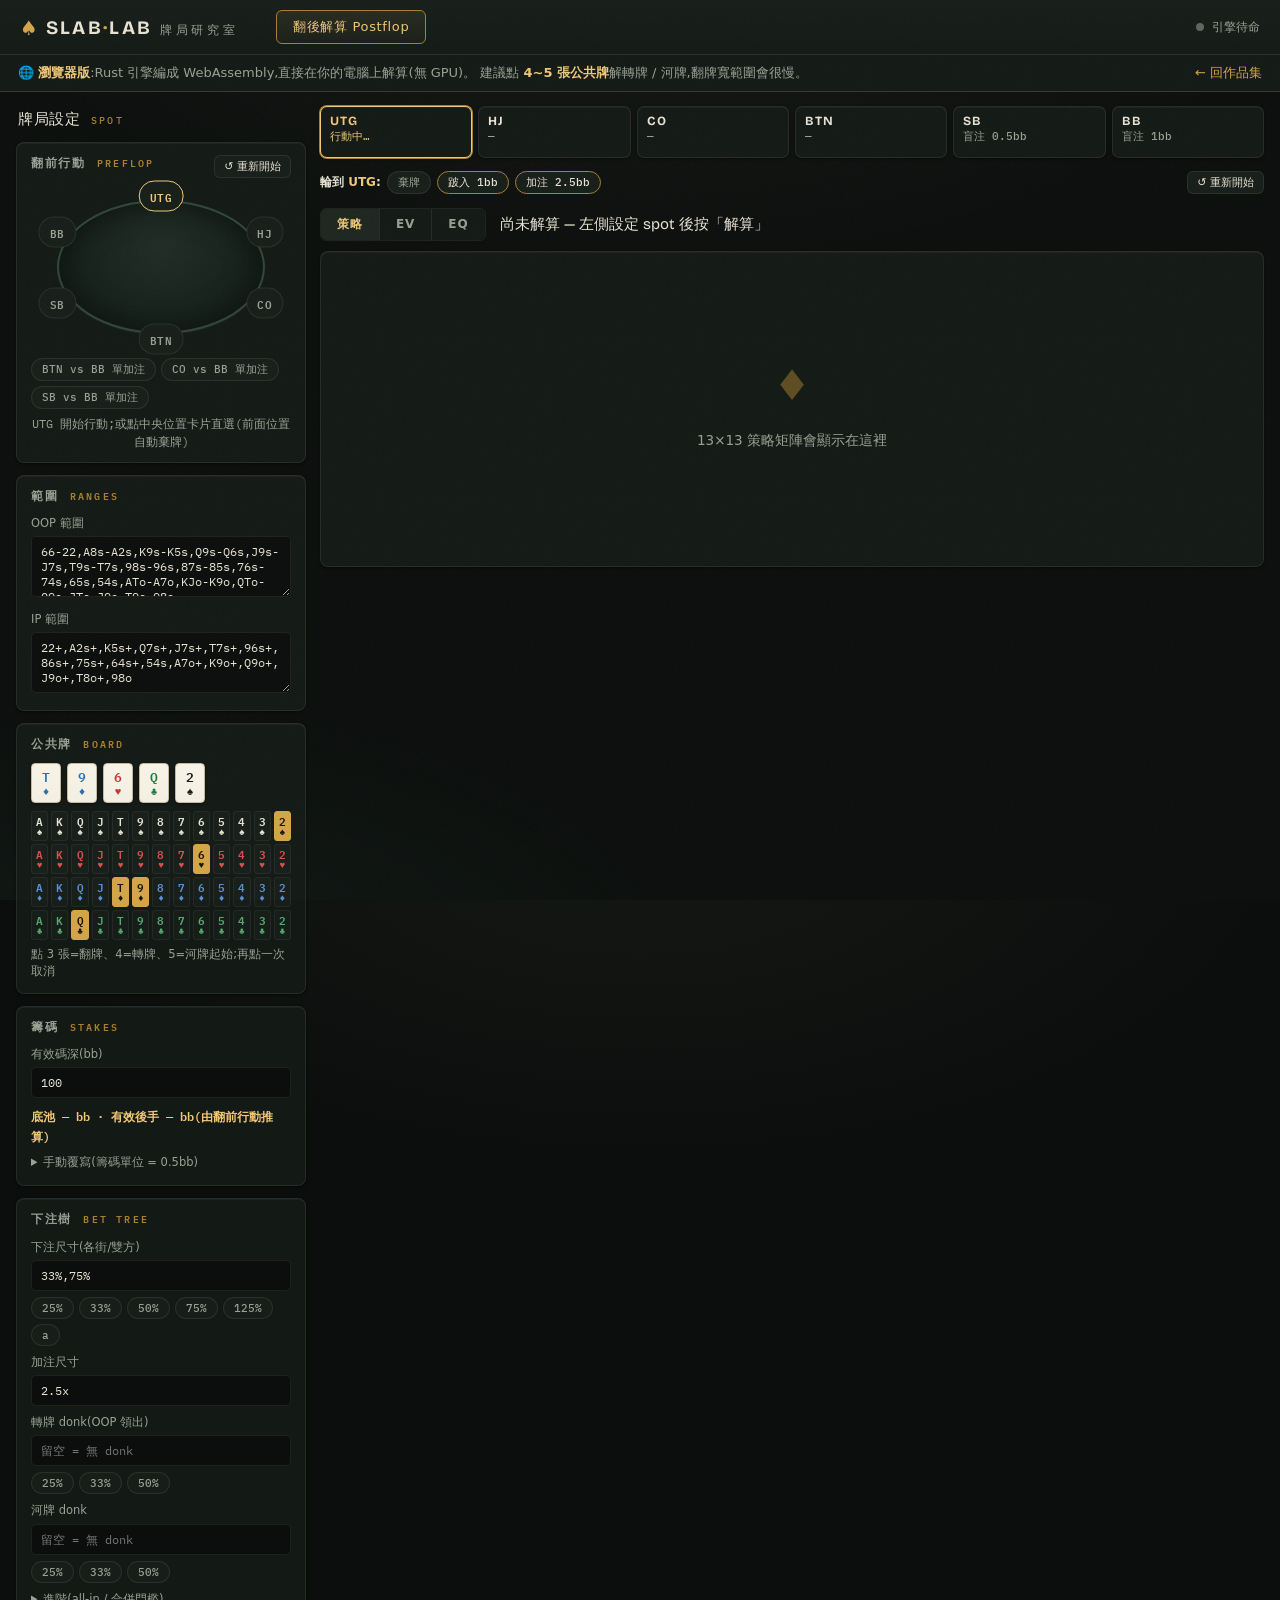
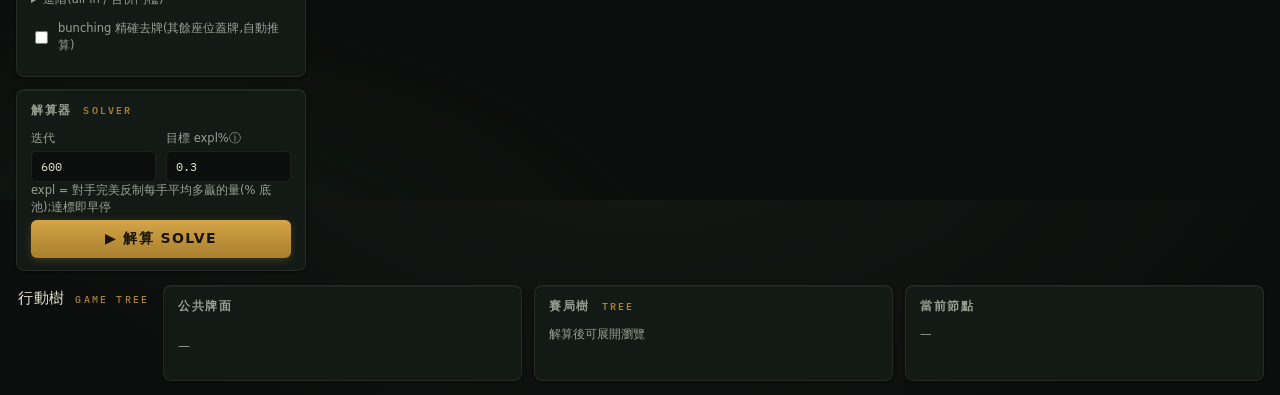
<file: works/slab-lab/index.html>
<!DOCTYPE html>
<html lang="zh-Hant">
<head>
<meta charset="utf-8">
<meta name="viewport" content="width=device-width, initial-scale=1">
<title>SLAB · 牌局研究室</title>
<link rel="preconnect" href="https://fonts.googleapis.com">
<link rel="preconnect" href="https://fonts.gstatic.com" crossorigin>
<link href="https://fonts.googleapis.com/css2?family=Bricolage+Grotesque:wght@500;700;800&family=IBM+Plex+Mono:wght@400;500;600&family=IBM+Plex+Sans+TC:wght@400;500;600&display=swap" rel="stylesheet">
<link rel="stylesheet" href="style.css">
</head>
<body>

<header class="topbar">
  <div class="brand">
    <span class="brand-mark">♠</span>
    <span class="brand-name">SLAB<span class="brand-dot">·</span>LAB</span>
    <span class="brand-sub">牌局研究室</span>
  </div>
  <nav class="tabs" role="tablist">
    <button class="tab active" data-tab="postflop" role="tab" id="tabbtn-postflop"
            aria-selected="true" aria-controls="tab-postflop">翻後解算 Postflop</button>
    <button class="tab" data-tab="preflop" role="tab" id="tabbtn-preflop"
            aria-selected="false" aria-controls="tab-preflop">翻前圖表 Preflop</button>
  </nav>
  <div class="engine-status" id="engineStatus">
    <span class="dot idle" id="engineDot"></span>
    <span id="engineText">引擎待命</span>
  </div>
</header>

<!-- ════════════════ POSTFLOP ════════════════ -->
<main class="layout" id="tab-postflop" role="tabpanel" aria-labelledby="tabbtn-postflop">

  <!-- ── 左欄:Spot 設定 ───────────────────── -->
  <aside class="rail rail-left" id="spotRail">
    <h2 class="rail-title">牌局設定 <span class="en">SPOT</span></h2>

    <section class="panel">
      <h3 class="panel-label">翻前行動 <span class="en">PREFLOP</span>
        <button class="btn-ghost sm" id="btnPreReset" style="float:right">↺ 重新開始</button>
      </h3>
      <div class="table-felt" id="seatPicker">
        <div class="felt-oval"></div>
        <!-- seats injected by JS(顯示各位狀態:輪到/棄牌/加注/跟注) -->
      </div>
      <div class="pre-quick">
        <button class="chip" data-quick="btnbb">BTN vs BB 單加注</button>
        <button class="chip" data-quick="cobb">CO vs BB 單加注</button>
        <button class="chip" data-quick="sbbb">SB vs BB 單加注</button>
      </div>
      <!-- 行動按鈕在中央卡片列下方(#preCardActions);此處只留推導結果 -->
      <div class="seat-derived" id="seatDerived">UTG 開始行動;或點中央位置卡片直選(前面位置自動棄牌)</div>
    </section>

    <section class="panel">
      <h3 class="panel-label">範圍 <span class="en">RANGES</span></h3>
      <label class="field-label" id="oopRangeLabel">OOP 範圍</label>
      <textarea id="oopRange" rows="3" spellcheck="false">66-22,A8s-A2s,K9s-K5s,Q9s-Q6s,J9s-J7s,T9s-T7s,98s-96s,87s-85s,76s-74s,65s,54s,ATo-A7o,KJo-K9o,QTo-Q9o,JTo-J9o,T9o,98o</textarea>
      <label class="field-label" id="ipRangeLabel">IP 範圍</label>
      <textarea id="ipRange" rows="3" spellcheck="false">22+,A2s+,K5s+,Q7s+,J7s+,T7s+,96s+,86s+,75s+,64s+,54s,A7o+,K9o+,Q9o+,J9o+,T8o+,98o</textarea>
    </section>

    <section class="panel">
      <h3 class="panel-label">公共牌 <span class="en">BOARD</span></h3>
      <div class="board-slots" id="boardSlots"></div>
      <div class="card-grid" id="boardPicker"></div>
      <div class="hint">點 3 張=翻牌、4=轉牌、5=河牌起始;再點一次取消</div>
    </section>

    <section class="panel">
      <h3 class="panel-label">籌碼 <span class="en">STAKES</span></h3>
      <div class="field-row">
        <label>有效碼深(bb)<input type="number" id="depthBB" value="100" min="5" step="5"></label>
      </div>
      <div class="bb-readout" id="bbReadout">底池 — bb · 有效後手 — bb(由翻前行動推算)</div>
      <details class="adv">
        <summary>手動覆寫(籌碼單位 = 0.5bb)</summary>
        <div class="field-row">
          <label>底池 <input type="number" id="pot" value="11" min="1"></label>
          <label>有效後手 <input type="number" id="stack" value="195" min="1"></label>
        </div>
      </details>
    </section>

    <section class="panel">
      <h3 class="panel-label">下注樹 <span class="en">BET TREE</span></h3>
      <label class="field-label">下注尺寸(各街/雙方)</label>
      <input type="text" id="betSizes" value="33%,75%" spellcheck="false">
      <div class="chip-row" data-target="betSizes">
        <button class="chip">25%</button><button class="chip">33%</button><button class="chip">50%</button>
        <button class="chip">75%</button><button class="chip">125%</button><button class="chip">a</button>
      </div>
      <label class="field-label">加注尺寸</label>
      <input type="text" id="raiseSizes" value="2.5x" spellcheck="false">
      <label class="field-label">轉牌 donk(OOP 領出)</label>
      <input type="text" id="turnDonk" value="" placeholder="留空 = 無 donk" spellcheck="false">
      <div class="chip-row" data-target="turnDonk">
        <button class="chip">25%</button><button class="chip">33%</button><button class="chip">50%</button>
      </div>
      <label class="field-label">河牌 donk</label>
      <input type="text" id="riverDonk" value="" placeholder="留空 = 無 donk" spellcheck="false">
      <div class="chip-row" data-target="riverDonk">
        <button class="chip">25%</button><button class="chip">33%</button><button class="chip">50%</button>
      </div>
      <details class="adv">
        <summary>進階(all-in / 合併門檻)</summary>
        <div class="field-row">
          <label>all-in 門檻 <input type="number" id="allinThr" value="1.5" step="0.1"></label>
          <label>合併門檻 <input type="number" id="mergeThr" value="0.1" step="0.05"></label>
        </div>
      </details>
      <label class="gpu-toggle"><input type="checkbox" id="bunchOn">
        <span>bunching 精確去牌(其餘座位蓋牌,自動推算)</span>
      </label>
      <div id="bunchCfg" hidden>
        <div class="hint" id="bunchSeats">先完成翻前行動(蓋牌者自動帶入)</div>
        <div class="mode-chips" id="bunchTabs"></div>
        <div class="mini-matrix" id="bunchGrid"></div>
        <div class="hint" id="bunchCount"></div>
      </div>
    </section>

    <section class="panel">
      <h3 class="panel-label">解算器 <span class="en">SOLVER</span></h3>
      <div class="field-row">
        <label>迭代 <input type="number" id="iters" value="600" min="10"></label>
        <label title="解算停止精度:可剝削度(對手完美反制每手平均可多贏的量)降到底池的此百分比即提前停止。0.3%–1% 為業界常用;越小越準越慢。CPU 每 10 迭代檢查早停;GPU 跑滿迭代。">目標 expl%ⓘ <input type="number" id="targetExpl" value="0.3" step="0.1" min="0"></label>
      </div>
      <div class="hint">expl = 對手完美反制每手平均多贏的量(% 底池);達標即早停</div>
      <label class="gpu-toggle"><input type="checkbox" id="useGpu"> <span class="gpu-chip">⚡ GPU</span> 後端(需 gpu build;含鎖定重解)</label>
      <!-- GPU VRAM 預估(勾選/改 spot 即時更新;超過可用 VRAM 變紅警告) -->
      <div class="hint gpu-est" id="gpuEst" hidden></div>
      <button class="btn-solve" id="btnSolve">▶ 解算 SOLVE</button>
      <div class="progress" id="progress" hidden>
        <div class="progress-bar"><div class="progress-fill" id="progressFill"></div></div>
        <div class="progress-text" id="progressText"></div>
      </div>
    </section>
  </aside>

  <!-- ── 中央:13×13 矩陣 ──────────────────── -->
  <section class="center">
    <!-- GTOW 卡片式翻前動作列:每位置一張卡顯示其動作;點未行動位置 = 前面自動全棄牌、
         點已行動位置 = 回溯到該動作前改線;當前行動者選項顯示在卡列下方 -->
    <div class="pre-cards" id="preCards"></div>
    <div class="pre-card-actions" id="preCardActions"></div>
    <div class="center-head">
      <div class="view-toggle" id="viewToggle">
        <button class="vt active" data-view="strategy">策略</button>
        <button class="vt" data-view="ev">EV</button>
        <button class="vt" data-view="eq">EQ</button>
      </div>
      <div class="actor-banner" id="actorBanner">尚未解算 — 左側設定 spot 後按「解算」</div>
      <div class="legend" id="legend"></div>
    </div>
    <!-- GTOW 式逐層動作列:每層 = 行動位置 + 全部動作(頻率),點同層其他動作直接改線 -->
    <div class="line-strip" id="lineStrip" hidden></div>
    <div class="matrix-wrap">
      <div class="lockpick-bar" id="lockpickBar" hidden>
        <span>🔒 選擇要鎖定的手(點格;未選 = 不鎖、繼續訓練)</span>
        <button class="btn-ghost sm" id="btnLockAll">全選</button>
        <button class="btn-ghost sm" id="btnLockNone">清除</button>
        <span class="lock-count" id="lockPickCount"></span>
      </div>
      <div class="matrix" id="matrix"></div>
      <div class="matrix-empty" id="matrixEmpty">
        <div class="empty-mark">♦</div>
        <p>13×13 策略矩陣會顯示在這裡</p>
      </div>
    </div>
    <div class="combo-strip" id="comboStrip" hidden>
      <h3 class="panel-label" id="comboTitle">COMBOS</h3>
      <div class="combo-rows" id="comboRows"></div>
    </div>
  </section>

  <!-- ── 右欄:節點導覽 ────────────────────── -->
  <aside class="rail rail-right">
    <h2 class="rail-title">行動樹 <span class="en">GAME TREE</span></h2>

    <section class="panel">
      <h3 class="panel-label">公共牌面</h3>
      <div class="board-display" id="boardDisplay"><span class="hint">—</span></div>
    </section>

    <section class="panel">
      <h3 class="panel-label">賽局樹 <span class="en">TREE</span></h3>
      <div class="tree-view" id="treeView"><span class="hint">解算後可展開瀏覽</span></div>
    </section>

    <section class="panel">
      <div class="node-head">
        <h3 class="panel-label" id="nodeWho">當前節點</h3>
        <span class="lock-badge" id="lockBadge" hidden>🔒 已鎖定</span>
      </div>
      <div class="action-list" id="actionList"><span class="hint">—</span></div>
      <div class="runout" id="runoutPicker" hidden>
        <h3 class="panel-label" id="runoutTitle">選擇發牌</h3>
        <button class="btn-ghost" id="btnRunoutOpen">🂠 開啟中央選牌</button>
      </div>
    </section>

    <section class="panel" id="lockSection" hidden>
      <h3 class="panel-label">節點鎖定 <span class="en">NODE LOCK</span></h3>
      <button class="btn-ghost" id="btnLockEdit">🔒 鎖定此節點策略…</button>
      <button class="btn-ghost" id="btnUnlock" hidden>解除鎖定</button>
      <div class="lock-editor" id="lockEditor" hidden>
        <div id="lockSliders"></div>
        <div class="lock-actions">
          <button class="btn-ghost" id="btnLockApply">套用鎖定</button>
          <button class="btn-ghost" id="btnLockCancel">取消</button>
        </div>
        <div class="hint">調整各動作總頻率;逐手結構按比例保留後重新正規化</div>
      </div>
      <div class="resolve-row" id="resolveRow" hidden>
        <span id="lockCount" class="lock-count"></span>
        <button class="btn-solve small" id="btnResolve">↻ 以鎖定重解</button>
      </div>
    </section>
  </aside>
</main>

<!-- ════════════════ PREFLOP ════════════════ -->
<main class="layout preflop-layout" id="tab-preflop" role="tabpanel" aria-labelledby="tabbtn-preflop" hidden>
  <aside class="rail rail-left">
    <h2 class="rail-title">翻前位置 <span class="en">9-MAX</span></h2>
    <section class="panel">
      <div class="table-felt nine" id="pfSeats">
        <div class="felt-oval"></div>
      </div>
      <div class="seat-derived" id="pfSeatHint">點選你的位置</div>
    </section>
    <section class="panel">
      <h3 class="panel-label">情境 <span class="en">SPOT</span></h3>
      <div class="mode-chips" id="pfModes"></div>
      <div class="node-chips" id="pfNodes"></div>
    </section>
    <section class="panel">
      <h3 class="panel-label">手牌查詢</h3>
      <input type="text" id="pfQuery" placeholder="例:AKo / T9s / 77" spellcheck="false">
      <div class="pf-answer" id="pfAnswer"></div>
    </section>
    <section class="panel meta" id="pfMeta"></section>
  </aside>

  <section class="center">
    <div class="center-head">
      <div class="actor-banner" id="pfTitle">選位置 → 選情境</div>
      <div class="legend" id="pfLegend"></div>
    </div>
    <div class="matrix-wrap">
      <div class="matrix pf" id="pfMatrix"></div>
      <div class="matrix-empty" id="pfEmpty">
        <div class="empty-mark">♣</div>
        <p>翻前 13×13 圖表會顯示在這裡</p>
      </div>
    </div>
  </section>
</main>

<!-- 發牌中央彈窗(chance 節點選 runout) -->
<div class="modal-backdrop" id="runoutModal" hidden>
  <div class="modal-card">
    <div class="modal-head">
      <h3 class="panel-label" id="runoutModalTitle">選擇發牌</h3>
      <button class="btn-ghost sm" id="btnRunoutClose">✕</button>
    </div>
    <div class="card-grid big" id="runoutModalGrid"></div>
    <div class="hint">點選一張未使用的牌(反灰 = 已在公共牌/起始牌)</div>
  </div>
</div>

<script src="wasm-shim.js"></script>
<script src="app.js"></script>
</body>
</html>
</file>
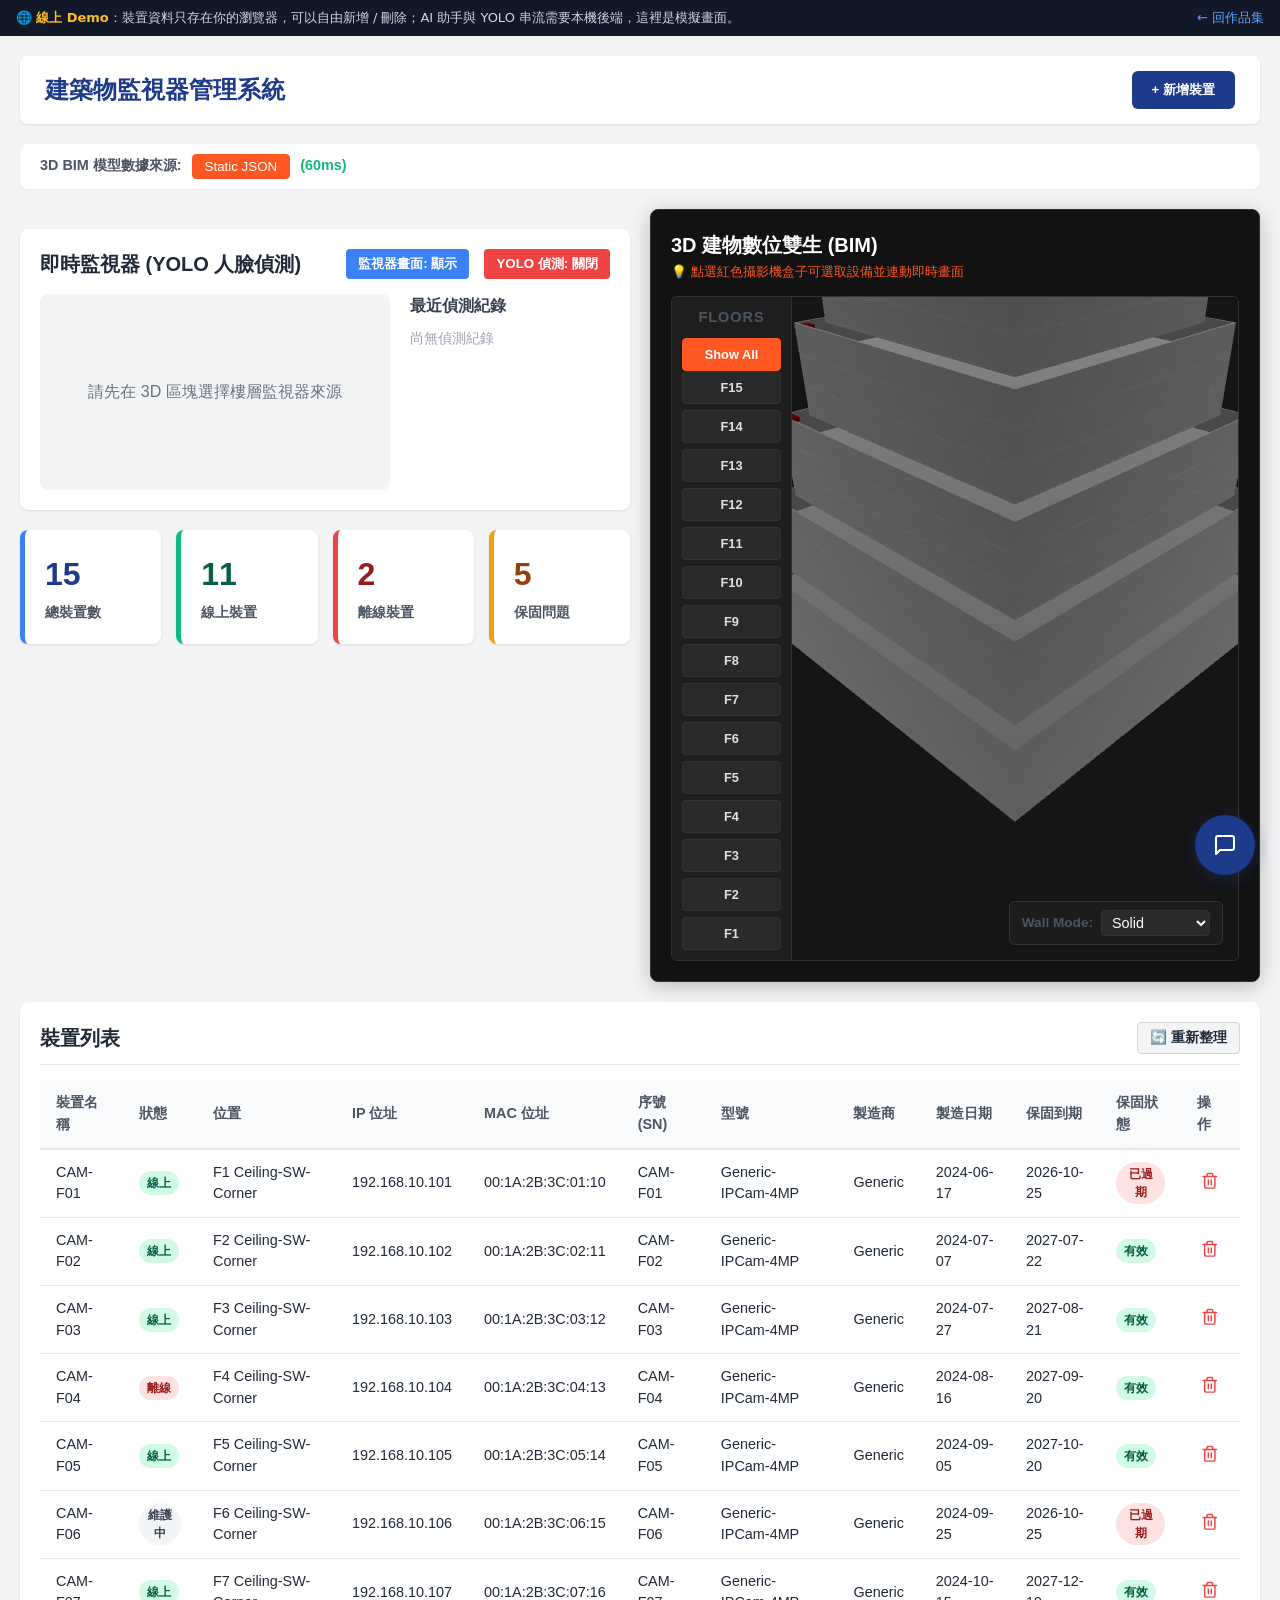
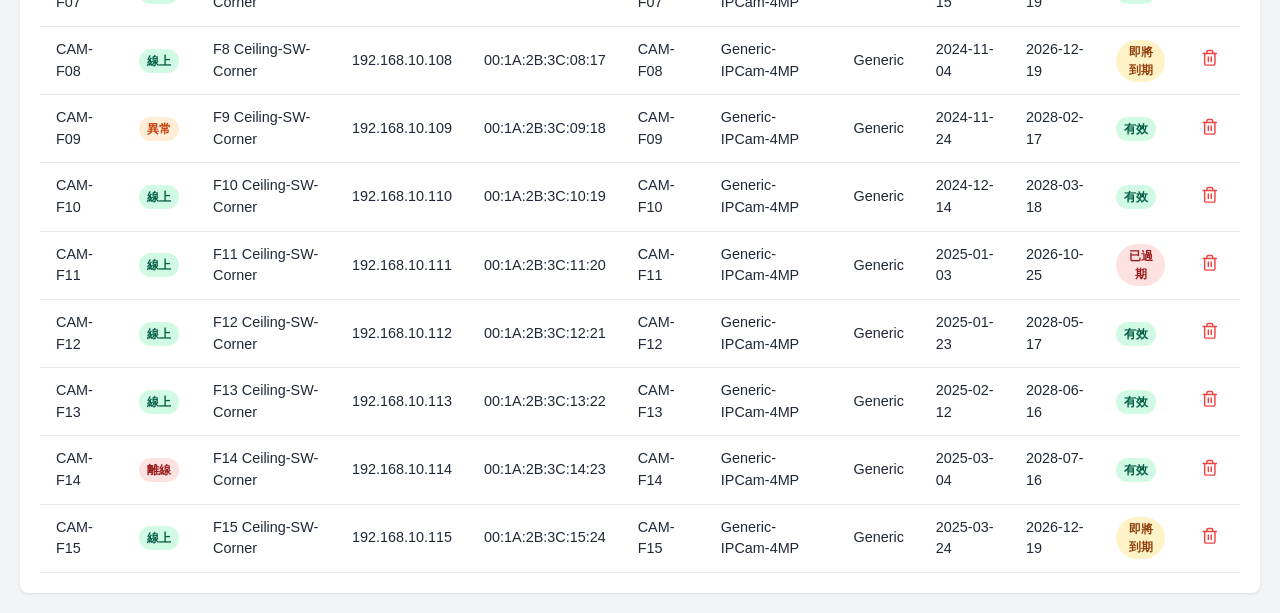
<file: works/smart-building/index.html>
<!DOCTYPE html>
<html lang="zh-TW">
  <head>
    <meta charset="UTF-8" />
    <link rel="icon" type="image/svg+xml" href="./vite.svg" />
    <meta name="viewport" content="width=device-width, initial-scale=1.0" />
    <title>建築物監視器管理系統 · Demo</title>
    <script type="module" crossorigin src="./assets/index-D1L-dND0.js"></script>
    <link rel="stylesheet" crossorigin href="./assets/index-wyba9kVe.css">
  </head>
  <body>
    <div id="root"></div>
  </body>
</html>
</file>
<file: style.css>
:root {
  --bg: #0a0e16;
  --bg-2: #111827;
  --card: rgba(17, 24, 39, 0.75);
  --border: #1f2a3c;
  --text: #e5e9f0;
  --muted: #8b95a7;
  --accent: #22d3ee;
  --accent-2: #a78bfa;
  --green: #4ade80;
  --grid: rgba(34, 211, 238, 0.06);
  --shadow: 0 0 0 1px var(--accent), 0 0 24px rgba(34, 211, 238, 0.25);
}

:root[data-theme="light"] {
  --bg: #f5f7fb;
  --bg-2: #ffffff;
  --card: rgba(255, 255, 255, 0.85);
  --border: #dde3ee;
  --text: #1a2233;
  --muted: #5d6779;
  --accent: #0891b2;
  --accent-2: #7c3aed;
  --green: #16a34a;
  --grid: rgba(8, 145, 178, 0.08);
  --shadow: 0 0 0 1px var(--accent), 0 8px 24px rgba(8, 145, 178, 0.18);
}

* { box-sizing: border-box; margin: 0; padding: 0; }

html { scroll-behavior: smooth; }

body {
  background: var(--bg);
  color: var(--text);
  font-family: "Noto Sans TC", system-ui, sans-serif;
  line-height: 1.7;
  min-height: 100vh;
  transition: background .3s, color .3s;
}

a { color: var(--accent); text-decoration: none; }

.grid-bg {
  position: fixed; inset: 0; z-index: -1; pointer-events: none;
  background-image:
    linear-gradient(var(--grid) 1px, transparent 1px),
    linear-gradient(90deg, var(--grid) 1px, transparent 1px);
  background-size: 40px 40px;
  mask-image: radial-gradient(ellipse at top, #000 30%, transparent 75%);
}

/* nav */
.nav {
  position: sticky; top: 0; z-index: 10;
  display: flex; justify-content: space-between; align-items: center;
  padding: 14px max(16px, calc((100% - 1040px) / 2));
  backdrop-filter: blur(10px);
  background: color-mix(in srgb, var(--bg) 70%, transparent);
  border-bottom: 1px solid var(--border);
}
.logo { font-family: "JetBrains Mono", monospace; font-weight: 800; color: var(--text); }
.nav nav { display: flex; align-items: center; gap: 18px; font-size: .95rem; }
.nav nav a { color: var(--muted); }
.nav nav a:hover { color: var(--accent); }
.icon-btn {
  background: var(--bg-2); border: 1px solid var(--border); border-radius: 8px;
  width: 34px; height: 34px; cursor: pointer; font-size: 1rem;
}

main { max-width: 1040px; margin: 0 auto; padding: 0 16px; }

/* hero */
.hero { padding: 64px 0 48px; }
.terminal {
  max-width: 520px; border: 1px solid var(--border); border-radius: 12px;
  background: var(--bg-2); overflow: hidden;
  font-family: "JetBrains Mono", monospace; font-size: .9rem;
}
.terminal-bar {
  display: flex; align-items: center; gap: 6px; padding: 10px 14px;
  border-bottom: 1px solid var(--border); color: var(--muted); font-size: .75rem;
}
.terminal-bar i { width: 11px; height: 11px; border-radius: 50%; background: #f87171; }
.terminal-bar i:nth-child(2) { background: #fbbf24; }
.terminal-bar i:nth-child(3) { background: #4ade80; }
.terminal-bar span { margin-left: auto; }
.terminal-body { padding: 16px 18px; }
.terminal-body .out { color: var(--muted); margin-bottom: 6px; }
.prompt { color: var(--green); }
.cursor, .blink { animation: blink 1s steps(1) infinite; color: var(--accent); }
@keyframes blink { 50% { opacity: 0; } }


/* sections */
section { padding: 32px 0; }
h2 { font-family: "JetBrains Mono", monospace; font-size: 1.5rem; margin-bottom: 20px; }
.hash { color: var(--accent); }

/* filters */
.filters { display: flex; flex-wrap: wrap; gap: 8px; margin-bottom: 24px; }
.filters button {
  font-family: "JetBrains Mono", "Noto Sans TC", monospace; font-size: .85rem;
  padding: 6px 14px; border-radius: 999px; cursor: pointer;
  background: transparent; color: var(--muted); border: 1px solid var(--border);
  transition: all .2s;
}
.filters button:hover { color: var(--accent); border-color: var(--accent); }
.filters button.active { background: var(--accent); color: var(--bg); border-color: var(--accent); }

/* cards */
.cards { display: grid; grid-template-columns: repeat(auto-fill, minmax(290px, 1fr)); gap: 20px; }
.card {
  position: relative; display: flex; flex-direction: column;
  background: var(--card); border: 1px solid var(--border); border-radius: 14px;
  padding: 22px; transition: transform .2s, box-shadow .2s;
  animation: pop .35s ease both;
}
.card:hover { transform: translateY(-4px); box-shadow: var(--shadow); }
@keyframes pop { from { opacity: 0; transform: translateY(10px); } }
.card-icon {
  width: 52px; height: 52px; border-radius: 12px; display: grid; place-items: center;
  font-size: 1.6rem; margin-bottom: 14px;
  background: linear-gradient(135deg, color-mix(in srgb, var(--accent) 25%, transparent), color-mix(in srgb, var(--accent-2) 25%, transparent));
}
.badge {
  position: absolute; top: 18px; right: 18px;
  font-family: "JetBrains Mono", monospace; font-size: .7rem;
  color: var(--accent-2); border: 1px solid var(--accent-2); border-radius: 6px; padding: 1px 7px;
}
.card h3 { font-size: 1.15rem; margin-bottom: 2px; }
.card .date { font-family: "JetBrains Mono", monospace; font-size: .8rem; color: var(--muted); }
.card p.desc { color: var(--muted); font-size: .93rem; margin: 10px 0 14px; flex: 1; }
.tech { display: flex; flex-wrap: wrap; gap: 6px; margin-bottom: 16px; }
.tech span {
  font-family: "JetBrains Mono", monospace; font-size: .72rem;
  background: var(--bg); border: 1px solid var(--border); border-radius: 6px; padding: 2px 8px;
}
.links { display: flex; gap: 10px; }
.links a {
  flex: 1; text-align: center; font-size: .88rem; font-weight: 500;
  padding: 8px; border-radius: 8px; border: 1px solid var(--border); color: var(--text);
  transition: all .2s;
}
.links a:hover { border-color: var(--accent); color: var(--accent); }
.links a.primary { background: var(--accent); border-color: var(--accent); color: var(--bg); }
.links a.primary:hover { filter: brightness(1.1); color: var(--bg); }

footer {
  text-align: center; color: var(--muted); font-size: .85rem;
  padding: 40px 16px; border-top: 1px solid var(--border); margin-top: 40px;
}

@media (max-width: 560px) {
  .nav nav { gap: 12px; font-size: .88rem; }
  .hero { padding-top: 36px; }
  .cards { grid-template-columns: 1fr; }
}

@media (prefers-reduced-motion: reduce) {
  * { animation: none !important; transition: none !important; }
}
</file>
<file: works/slab-lab/style.css>
/* ═══════════════════════════════════════════════════════════════════════════
   SLAB·LAB 牌局研究室 — design tokens
   依既有風格交付 crates/slab-ui/design/style-spec.md:"felt & brass instrument"
   撲克氈黑底 + 黃銅金點綴 + 精密數據儀表;主角是 13×13 矩陣(科學儀器讀數盤)。
   字體:Bricolage Grotesque(標題)+ IBM Plex Mono(數據)+ IBM Plex Sans TC(中文介面)。
   ═══════════════════════════════════════════════════════════════════════════ */

:root {
  /* ── 基底(style-spec §3)── */
  --bg0: #0b0e0c;        /* --felt 頁面最深 */
  --bg1: #131915;        /* --panel */
  --bg2: #171e19;        /* --panel-2 */
  --bg3: #1d2620;        /* hover / 輸入框 */
  --felt: #14201a;       /* 牌桌氈面 */
  --felt-edge: #31453a;
  --line: rgba(228,222,200,.09);
  --line-strong: rgba(228,222,200,.16);
  --line-soft: rgba(228,222,200,.06);

  /* ── 墨色 ── */
  --ink: #e8e3d4;
  --ink-dim: #9aa093;
  --ink-faint: #5f655b;

  /* ── 黃銅(品牌+互動,克制使用)── */
  --brass: #d4a548;
  --brass-bright: #efc878;
  --brass-dim: #a87f2e;

  /* ── 四色牌組(深底 UI 上)── */
  --suit-s: #e8e3d4;     /* ♠ */
  --suit-h: #d8504d;     /* ♥ */
  --suit-d: #5b8fd9;     /* ♦ */
  --suit-c: #58a86f;     /* ♣ */

  /* ── 動作色盤(style-spec §4,全 UI 一致)── */
  --act-fold: #46555f;
  --act-check: #2f9e8f;
  --act-call: #57b06a;
  --act-bet: #d99a3a;
  --act-raise: #d96b3a;
  --act-allin: #c64a44;
  --act-limp: #4fa3a0;
  --act-bluff: #5b8fd9;

  /* ── 熱圖 ── */
  --heat-lo: #2c4875;
  --heat-mid: #343b33;
  --heat-hi: #b03a2e;

  --r-panel: 8px;
  --r-cell: 3px;
  --shadow-etch: inset 0 1px 0 rgba(255,255,255,.04), 0 1px 3px rgba(0,0,0,.5);
  --font-disp: "Bricolage Grotesque", "IBM Plex Sans TC", system-ui, sans-serif;
  --font-mono: "IBM Plex Mono", ui-monospace, monospace;
  --font-ui: "IBM Plex Sans TC", "Noto Sans TC", system-ui, sans-serif;
}

* { box-sizing: border-box; }
[hidden] { display: none !important; } /* 防 display:grid/flex 蓋過 hidden 屬性 */
html, body { height: 100%; }
body {
  margin: 0;
  background:
    radial-gradient(1100px 560px at 50% -8%, rgba(228,222,200,.045), transparent 62%),
    radial-gradient(900px 500px at 12% 112%, rgba(20,32,26,.6), transparent 60%),
    var(--bg0);
  color: var(--ink);
  font-family: var(--font-ui);
  font-size: 13.5px;
  line-height: 1.5;
}
/* 極淡 noise grain(style-spec §3) */
body::before {
  content: ""; position: fixed; inset: 0; pointer-events: none; z-index: 999; opacity: .035;
  background-image: url("data:image/svg+xml,%3Csvg xmlns='http://www.w3.org/2000/svg' width='160' height='160'%3E%3Cfilter id='n'%3E%3CfeTurbulence type='fractalNoise' baseFrequency='.9' numOctaves='2'/%3E%3C/filter%3E%3Crect width='160' height='160' filter='url(%23n)' opacity='1'/%3E%3C/svg%3E");
}

/* ── 頂列 ─────────────────────────────────────────────────────────────── */
.topbar {
  display: flex; align-items: center; gap: 28px;
  padding: 10px 20px;
  border-bottom: 1px solid var(--line);
  background: linear-gradient(180deg, var(--bg2), var(--bg1));
}
.brand { display: flex; align-items: baseline; gap: 8px; }
.brand-mark { color: var(--brass); font-size: 20px; transform: translateY(1px); }
.brand-name { font-family: var(--font-disp); font-weight: 700; font-size: 19px; letter-spacing: .12em; }
.brand-dot { color: var(--brass); }
.brand-sub { color: var(--ink-dim); font-size: 12px; letter-spacing: .3em; }
.tabs { display: flex; gap: 4px; margin-left: 10px; }
.tab {
  background: none; border: 1px solid transparent; color: var(--ink-dim);
  font: 500 13px var(--font-ui); padding: 7px 16px; border-radius: 6px; cursor: pointer;
  letter-spacing: .05em;
}
.tab:hover { color: var(--ink); background: var(--bg3); }
.tab.active {
  color: var(--brass-bright); border-color: var(--brass-dim);
  background: linear-gradient(180deg, rgba(201,163,92,.10), rgba(201,163,92,.03));
}
.engine-status { margin-left: auto; display: flex; align-items: center; gap: 8px; font-family: var(--font-mono); font-size: 12px; color: var(--ink-dim); }
.dot { width: 8px; height: 8px; border-radius: 50%; background: var(--ink-faint); }
.dot.idle { background: var(--ink-faint); }
.dot.busy { background: var(--brass); animation: pulse 1s infinite alternate; }
.dot.ok { background: var(--act-check); }
.dot.err { background: var(--act-allin); }
@keyframes pulse { from { opacity: .4; } to { opacity: 1; } }
/* 解算中(body.busy):鎖導覽互動 + spot 設定面板 — 引擎序列處理,此時同步指令會被後端拒 409 */
body.busy .actbtn, body.busy .runout .cardbtn, body.busy .line-strip, body.busy .tree-view,
body.busy #lockSection button, body.busy #lockpickBar button, body.busy .mcell,
body.busy .pre-cards, body.busy .pre-card-actions { pointer-events: none; opacity: .55; }
body.busy #spotRail .panel { pointer-events: none; opacity: .55; }
body.busy #spotRail .panel:last-child { pointer-events: auto; opacity: 1; } /* 解算器面板(進度條)保持可見 */

/* ── GTOW 式逐層動作列 ─────────────────────────────────────────────────── */
.line-strip {
  display: flex; gap: 10px; align-items: stretch; flex-wrap: wrap;
  background: var(--bg1); border: 1px solid var(--line); border-radius: var(--r-panel);
  box-shadow: var(--shadow-etch); padding: 8px 12px;
}
.line-level { display: flex; flex-direction: column; gap: 4px; min-width: 0; }
.line-level + .line-level { border-left: 1px solid var(--line-soft); padding-left: 10px; }
.line-actor { font: 600 10px var(--font-mono); color: var(--ink-dim); letter-spacing: .12em; }
.line-actor .pos { color: var(--brass-bright); }
.line-items { display: flex; gap: 4px; flex-wrap: wrap; }
.line-item {
  position: relative; background: var(--bg2); border: 1px solid var(--line); color: var(--ink-dim);
  border-radius: 5px; padding: 3px 9px 5px; font: 500 11px var(--font-mono); cursor: pointer;
  display: flex; align-items: center; gap: 5px; overflow: hidden;
}
.line-item:hover { color: var(--ink); border-color: var(--brass-dim); }
.line-item.chosen { color: var(--ink); background: var(--bg3); border-color: var(--brass-dim); }
.line-item .lfreq { color: var(--ink-faint); font-size: 10px; }
.line-item.chosen .lfreq { color: var(--brass-bright); }
.line-item .lbar { position: absolute; left: 0; bottom: 0; height: 2.5px; }

/* ── 可展開賽局樹側欄(Pio 式)──────────────────────────────────────────── */
.tree-view { max-height: 340px; overflow-y: auto; font: 500 11.5px var(--font-mono); }
.tree-row { display: flex; align-items: center; gap: 5px; padding: 2.5px 2px; border-radius: 4px; cursor: pointer; white-space: nowrap; }
.tree-row:hover { background: var(--bg3); }
.tree-row.cur { background: rgba(201,163,92,.10); outline: 1px solid var(--brass-dim); }
.tree-row .tw { width: 14px; text-align: center; color: var(--ink-faint); flex: none; cursor: pointer; }
.tree-row .tw:hover { color: var(--brass-bright); }
.tree-row .tactor { color: var(--ink-faint); font-size: 10px; flex: none; }
.tree-row .tname { overflow: hidden; text-overflow: ellipsis; }
.tree-row .tfreq { margin-left: auto; color: var(--ink-dim); font-size: 10.5px; flex: none; }

/* ── 鎖定選格(per-hand 部分鎖定)──────────────────────────────────────── */
.lockpick-bar {
  display: flex; align-items: center; gap: 10px; margin-bottom: 8px;
  font: 500 11.5px var(--font-ui); color: var(--brass-bright);
  background: rgba(201,163,92,.07); border: 1px solid var(--brass-dim); border-radius: 6px; padding: 6px 10px;
}
.btn-ghost.sm { padding: 3px 9px; font-size: 11px; margin: 0; }
.mcell.locksel { outline: 2px solid var(--brass-bright); outline-offset: -2px; z-index: 2; }
.mcell.lockdim { filter: grayscale(.6) brightness(.6); }

.bb-readout { font: 600 12px var(--font-mono); color: var(--brass-bright); margin: 8px 0 2px; }

/* ── 發牌中央彈窗 ─────────────────────────────────────────────────────── */
.modal-backdrop {
  position: fixed; inset: 0; z-index: 100;
  background: rgba(8,10,9,.72); backdrop-filter: blur(3px);
  display: flex; align-items: center; justify-content: center;
}
.modal-card {
  width: min(680px, 92vw);
  background: var(--bg1); border: 1px solid var(--brass-dim); border-radius: 10px;
  box-shadow: 0 18px 60px rgba(0,0,0,.7), inset 0 1px 0 rgba(255,255,255,.05);
  padding: 16px 18px;
  animation: cellin .18s both;
}
.modal-head { display: flex; align-items: center; justify-content: space-between; }
.card-grid.big .cardbtn { font-size: 13px; padding: 6px 0 5px; }
.card-grid.big .cardbtn .s { font-size: 12px; }

/* ── 翻前行動建構器 ───────────────────────────────────────────────────── */
.seat.folded { opacity: .35; text-decoration: line-through; }
.seat.acting { border-color: var(--brass-bright); color: var(--brass-bright); animation: pulse 1s infinite alternate; }
.pre-quick { display: flex; gap: 5px; flex-wrap: wrap; margin: 6px 0; }
.pre-actor { font: 600 12px var(--font-ui); color: var(--ink); }
.pre-actor b { color: var(--brass-bright); }
.chip.pre-act { color: var(--ink); border-color: var(--brass-dim); }
.chip.pre-act.fold { color: var(--ink-dim); border-color: var(--line); }

/* ── GTOW 卡片式翻前動作列(中央上方;直選位置 = 前面自動全棄牌)─────────── */
.pre-cards { display: grid; grid-template-columns: repeat(6, 1fr); gap: 6px; }
.pre-card {
  position: relative; text-align: left; cursor: pointer; min-width: 0; min-height: 52px;
  background: var(--bg1); border: 1px solid var(--line); border-radius: 7px;
  box-shadow: var(--shadow-etch); padding: 6px 9px;
  display: flex; flex-direction: column; gap: 1px; color: var(--ink);
}
.pre-card:hover { border-color: var(--brass-dim); background: var(--bg3); }
.pre-card .pc-seat { font: 700 12.5px var(--font-disp); letter-spacing: .08em; }
.pre-card .pc-act {
  font: 500 10.5px var(--font-mono);
  white-space: nowrap; overflow: hidden; text-overflow: ellipsis;
}
.pre-card .pc-act.dim { color: var(--ink-dim); }
.pre-card .pc-act.wait { color: var(--brass-bright); }
.pre-card.folded { opacity: .45; }
.pre-card.folded .pc-seat { text-decoration: line-through; color: var(--ink-dim); }
.pre-card.acting { border-color: var(--brass-bright); box-shadow: 0 0 0 1px var(--brass-dim), var(--shadow-etch); }
.pre-card.acting .pc-seat { color: var(--brass-bright); }
.pre-card.oop { border-color: var(--act-call); }
.pre-card.ip { border-color: var(--act-bet); }
.pre-card .pc-tag { position: absolute; top: 6px; right: 8px; font: 700 9px var(--font-mono); letter-spacing: .1em; }
.pre-card.oop .pc-tag { color: var(--act-call); }
.pre-card.ip .pc-tag { color: var(--act-bet); }
.pre-card-actions { display: flex; align-items: center; gap: 6px; flex-wrap: wrap; min-height: 30px; }

/* ── bunching 13×13 棄牌範圍編輯器(點選或按住拖曳塗選)────────────────── */
.mini-matrix { display: grid; grid-template-columns: repeat(13, 1fr); gap: 1.5px; margin: 6px 0; touch-action: none; }
.mini-cell {
  aspect-ratio: 1.25; border: 1px solid rgba(0,0,0,.4); border-radius: 2px;
  background: var(--bg2); color: var(--ink-faint); cursor: pointer;
  font: 500 6.5px var(--font-mono); padding: 0; line-height: 1; user-select: none;
}
.mini-cell.on { background: var(--act-fold); color: #dfe6ec; }
.mini-cell:hover { outline: 1px solid var(--brass); z-index: 1; }
select {
  width: 100%; background: var(--bg0); color: var(--ink); border: 1px solid var(--line);
  border-radius: 5px; padding: 6px 8px; font-family: var(--font-ui); font-size: 12px; margin-top: 4px;
}

/* ── 三欄佈局 ─────────────────────────────────────────────────────────── */
.layout {
  display: grid; grid-template-columns: 318px minmax(520px, 1fr) 330px;
  gap: 14px; padding: 14px 16px; align-items: start;
  max-width: 1720px; margin: 0 auto;
}
.preflop-layout { grid-template-columns: 360px minmax(520px, 1fr); }
.rail { display: flex; flex-direction: column; gap: 12px; min-width: 0; }
.rail-title {
  font-family: var(--font-disp); font-size: 15px; font-weight: 500; margin: 2px 2px 0;
  color: var(--ink); letter-spacing: .04em;
}
.rail-title .en, .panel-label .en { color: var(--brass-dim); font-family: var(--font-mono); font-size: 10px; letter-spacing: .22em; margin-left: 6px; }

.panel {
  background: var(--bg1); border: 1px solid var(--line); border-radius: var(--r-panel);
  box-shadow: var(--shadow-etch); padding: 12px 14px;
}
.panel-label {
  margin: 0 0 10px; font-size: 11.5px; font-weight: 600; color: var(--ink-dim);
  text-transform: uppercase; letter-spacing: .14em;
}
.hint { color: var(--ink-dim); font-size: 11.5px; } /* --ink-faint 對比 <3:1 → 文字一律用 --ink-dim */

/* ── 表單 ─────────────────────────────────────────────────────────────── */
textarea, input[type="text"], input[type="number"] {
  width: 100%; background: var(--bg0); color: var(--ink);
  border: 1px solid var(--line); border-radius: 5px; padding: 7px 9px;
  font-family: var(--font-mono); font-size: 12px;
}
textarea:focus, input:focus { outline: none; border-color: var(--brass-dim); }
.field-label { display: block; margin: 8px 0 4px; font-size: 11.5px; color: var(--ink-dim); }
.field-row { display: flex; gap: 10px; }
.field-row label { flex: 1; font-size: 11.5px; color: var(--ink-dim); }
.field-row input { margin-top: 4px; }
.chip-row { display: flex; gap: 5px; margin-top: 6px; flex-wrap: wrap; }
.chip {
  background: var(--bg2); color: var(--ink-dim); border: 1px solid var(--line);
  border-radius: 999px; font: 500 11px var(--font-mono); padding: 3px 10px; cursor: pointer;
}
.chip:hover { color: var(--brass-bright); border-color: var(--brass-dim); }
details.adv summary { cursor: pointer; color: var(--ink-dim); font-size: 11.5px; margin: 8px 0 2px; }
.gpu-toggle { display: flex; align-items: center; gap: 7px; margin: 10px 0; font-size: 11.5px; color: var(--ink-dim); cursor: pointer; }
.gpu-chip { color: var(--brass); font-family: var(--font-mono); }
/* GPU VRAM 預估提示(超標 → 紅字警告) */
.gpu-est { font-family: var(--font-mono); font-size: 11px; margin: -4px 0 8px; }
.gpu-est.warn { color: var(--act-allin); }

.btn-solve {
  width: 100%; padding: 10px; margin-top: 4px;
  background: linear-gradient(180deg, var(--brass), var(--brass-dim));
  color: #181408; border: none; border-radius: 6px;
  font: 700 14px var(--font-ui); letter-spacing: .1em; cursor: pointer;
  box-shadow: 0 2px 8px rgba(201,163,92,.25);
}
.btn-solve:hover { filter: brightness(1.1); }
.btn-solve:disabled { filter: grayscale(.8) brightness(.7); cursor: not-allowed; }
.btn-solve.small { width: auto; padding: 7px 14px; font-size: 12px; margin: 0; }
.btn-ghost {
  background: var(--bg2); color: var(--ink); border: 1px solid var(--line);
  border-radius: 6px; padding: 7px 12px; font: 500 12px var(--font-ui); cursor: pointer; margin: 2px 4px 2px 0;
}
.btn-ghost:hover { border-color: var(--brass-dim); color: var(--brass-bright); }

.progress { margin-top: 10px; }
.progress-bar { height: 6px; border-radius: 3px; background: var(--bg0); overflow: hidden; border: 1px solid var(--line); }
.progress-fill { height: 100%; width: 0%; background: linear-gradient(90deg, var(--brass-dim), var(--brass-bright)); transition: width .25s; }
.progress-fill.indeterminate { width: 40% !important; animation: slide 1.1s infinite linear; }
@keyframes slide { from { margin-left: -40%; } to { margin-left: 100%; } }
.progress-text { font-family: var(--font-mono); font-size: 11px; color: var(--ink-dim); margin-top: 5px; }

/* ── 牌桌座位選擇(氈面橢圓)──────────────────────────────────────────── */
.table-felt { position: relative; height: 170px; margin: 4px 0 6px; }
.table-felt.nine { height: 215px; }
.felt-oval {
  position: absolute; inset: 18px 26px;
  background:
    radial-gradient(ellipse at 50% 35%, rgba(255,255,255,.05), transparent 65%),
    var(--felt);
  border: 2px solid var(--felt-edge);
  border-radius: 50%;
  box-shadow: inset 0 0 30px rgba(0,0,0,.55), 0 1px 0 rgba(255,255,255,.04);
}
.seat {
  position: absolute; transform: translate(-50%, -50%);
  background: var(--bg2); color: var(--ink-dim);
  border: 1px solid var(--line); border-radius: 999px;
  font: 600 11px var(--font-mono); letter-spacing: .05em;
  padding: 5px 10px; cursor: pointer; z-index: 2; white-space: nowrap;
}
.seat:hover { color: var(--ink); border-color: var(--brass-dim); }
.seat.picked-oop { background: var(--act-call); color: #0d1510; border-color: transparent; }
.seat.picked-ip { background: var(--act-bet); color: #1c1206; border-color: transparent; }
.seat.picked-hero { background: var(--brass); color: #181408; border-color: transparent; }
.seat-derived { font-family: var(--font-mono); font-size: 11.5px; color: var(--ink-dim); text-align: center; }
.seat-derived b.oop { color: var(--act-call); }
.seat-derived b.ip { color: var(--act-bet); }

/* ── 52 張牌 grid ─────────────────────────────────────────────────────── */
.card-grid { display: grid; grid-template-columns: repeat(13, 1fr); gap: 3px; margin: 8px 0 6px; }
.cardbtn {
  position: relative; border: 1px solid var(--line-soft); border-radius: var(--r-cell);
  background: var(--bg2); cursor: pointer; padding: 3px 0 2px;
  font-family: var(--font-mono); font-size: 10.5px; line-height: 1.15; text-align: center;
}
.cardbtn .r { display: block; font-weight: 600; }
.cardbtn .s { display: block; font-size: 9.5px; }
.cardbtn.suit-s { color: var(--suit-s); }
.cardbtn.suit-h { color: var(--suit-h); }
.cardbtn.suit-d { color: var(--suit-d); }
.cardbtn.suit-c { color: var(--suit-c); }
.cardbtn:hover { border-color: var(--brass-dim); background: var(--bg3); }
.cardbtn.on { background: var(--brass); border-color: var(--brass); }
.cardbtn.on.suit-s, .cardbtn.on.suit-h, .cardbtn.on.suit-d, .cardbtn.on.suit-c { color: #181408; }
.cardbtn:disabled { opacity: .22; cursor: not-allowed; }

.board-slots { display: flex; gap: 6px; min-height: 40px; align-items: center; }
.playcard {
  display: inline-flex; flex-direction: column; align-items: center; justify-content: center;
  width: 30px; height: 40px; border-radius: 4px;
  background: linear-gradient(180deg, #f8f4e8, #f4f0e4); border: 1px solid #c4bb9e;
  font-family: var(--font-mono); font-weight: 600; font-size: 13px; line-height: 1.05;
  box-shadow: 0 1px 3px rgba(0,0,0,.5);
}
.playcard .s { font-size: 11px; }
.playcard.h { color: #c0392b; } .playcard.d { color: #2a6fb0; }
.playcard.c { color: #1f7a3d; } .playcard.s { color: #1a1a1a; }
.playcard.slot-empty { background: var(--bg2); border: 1px dashed var(--line); color: var(--ink-dim); box-shadow: none; }
.playcard.sm { width: 24px; height: 33px; font-size: 11px; }
.playcard.sm .s { font-size: 9.5px; }

/* ── 中央矩陣 ─────────────────────────────────────────────────────────── */
.center { display: flex; flex-direction: column; gap: 10px; min-width: 0; }
.center-head { display: flex; align-items: center; gap: 14px; flex-wrap: wrap; }
.view-toggle { display: flex; border: 1px solid var(--line); border-radius: 6px; overflow: hidden; }
.vt {
  background: var(--bg1); color: var(--ink-dim); border: none; padding: 7px 16px;
  font: 600 12px var(--font-ui); cursor: pointer; letter-spacing: .08em;
}
.vt + .vt { border-left: 1px solid var(--line); }
.vt.active { background: var(--bg3); color: var(--brass-bright); }
.actor-banner { font-family: var(--font-disp); font-size: 15px; color: var(--ink); }
.actor-banner .pos { color: var(--brass-bright); }
.legend { display: flex; gap: 10px; margin-left: auto; flex-wrap: wrap; }
.legend-item { display: flex; align-items: center; gap: 5px; font-family: var(--font-mono); font-size: 10.5px; color: var(--ink-dim); }
.legend-swatch { width: 10px; height: 10px; border-radius: 2px; }

.matrix-wrap { position: relative; background: var(--bg1); border: 1px solid var(--line); border-radius: var(--r-panel); box-shadow: var(--shadow-etch); padding: 12px; }
.matrix { display: grid; grid-template-columns: repeat(13, 1fr); gap: 3px; }
.matrix[hidden] { display: none; }
.mcell {
  position: relative; aspect-ratio: 1.18; border-radius: var(--r-cell);
  background: var(--bg2); border: 1px solid rgba(0,0,0,.35);
  cursor: pointer; overflow: hidden; padding: 0;
  animation: cellin .3s both;
  transition: transform .08s;
}
@keyframes cellin { from { opacity: 0; transform: scale(.7); } to { opacity: 1; transform: scale(1); } }
.mcell:hover { outline: 1px solid var(--brass); z-index: 2; transform: scale(1.18); }
.mcell.sel { outline: 2px solid var(--brass-bright); z-index: 2; }
.mcell.absent { opacity: .28; cursor: default; }
.mcell .bars { position: absolute; inset: 0; display: flex; }
.mcell .seg { height: 100%; }
.mcell .lab {
  position: absolute; top: 2px; left: 4px; font: 600 10.5px var(--font-mono);
  color: rgba(15,14,10,.92); text-shadow: 0 0 3px rgba(255,255,255,.18);
  z-index: 1; pointer-events: none;
}
.mcell.darklab .lab { color: rgba(238,232,214,.95); text-shadow: 0 1px 2px rgba(0,0,0,.6); }
.mcell .val {
  position: absolute; bottom: 2px; right: 4px; font: 500 9.5px var(--font-mono);
  color: rgba(15,14,10,.85); z-index: 1; pointer-events: none;
}
.mcell.darklab .val { color: rgba(238,232,214,.85); }
.matrix-empty { text-align: center; color: var(--ink-dim); padding: 90px 0; }
.matrix-empty .empty-mark { font-size: 42px; color: var(--brass-dim); opacity: .5; }
.matrix-empty[hidden] { display: none; }

/* ── combo 細節列 ─────────────────────────────────────────────────────── */
.combo-strip { background: var(--bg1); border: 1px solid var(--line); border-radius: var(--r-panel); padding: 10px 14px; }
.combo-rows { display: grid; grid-template-columns: repeat(auto-fill, minmax(215px, 1fr)); gap: 8px; }
.combo-row { display: flex; align-items: center; gap: 8px; background: var(--bg2); border-radius: 5px; padding: 5px 8px; }
.combo-cards { display: flex; gap: 3px; }
.combo-bar { flex: 1; height: 9px; border-radius: 3px; overflow: hidden; display: flex; background: var(--bg0); }
.combo-nums { font: 500 10px var(--font-mono); color: var(--ink-dim); white-space: nowrap; }

/* ── 右欄:導覽 ───────────────────────────────────────────────────────── */
.board-display { display: flex; gap: 5px; min-height: 42px; align-items: center; }

.node-head { display: flex; align-items: center; gap: 8px; }
.lock-badge {
  background: rgba(201,163,92,.14); color: var(--brass-bright); border: 1px solid var(--brass-dim);
  border-radius: 999px; font: 600 10.5px var(--font-mono); padding: 2px 9px; margin-bottom: 8px;
}
.action-list { display: flex; flex-direction: column; gap: 6px; }
.actbtn {
  display: grid; grid-template-columns: 26px 1fr auto; align-items: center; gap: 8px;
  background: var(--bg2); border: 1px solid var(--line); border-radius: 6px;
  padding: 8px 10px; cursor: pointer; color: var(--ink); text-align: left; position: relative; overflow: hidden;
}
.actbtn:hover { border-color: var(--brass-dim); background: var(--bg3); }
.actbtn .ico { font-size: 14px; text-align: center; }
.actbtn .name { font: 600 12.5px var(--font-ui); letter-spacing: .03em; }
.actbtn .name small { color: var(--ink-dim); font-family: var(--font-mono); margin-left: 5px; }
.actbtn .freq { font: 600 12px var(--font-mono); color: var(--ink-dim); }
.actbtn .freqbar { position: absolute; left: 0; bottom: 0; height: 3px; opacity: .9; }
.terminal-note { font-family: var(--font-disp); color: var(--ink-dim); padding: 6px 2px; }

.lock-editor { margin-top: 8px; }
.lock-slider-row { display: grid; grid-template-columns: 86px 1fr 44px; gap: 8px; align-items: center; margin: 6px 0; }
.lock-slider-row .nm { font: 600 11px var(--font-mono); }
.lock-slider-row input[type="range"] { width: 100%; accent-color: var(--brass); }
.lock-slider-row .pv { font: 600 11px var(--font-mono); color: var(--brass-bright); text-align: right; }
.lock-actions { display: flex; gap: 6px; margin-top: 8px; }
.resolve-row { display: flex; align-items: center; gap: 10px; margin-top: 10px; }
.lock-count { font: 600 11px var(--font-mono); color: var(--brass-bright); }

/* ── Preflop ─────────────────────────────────────────────────────────── */
.mode-chips, .node-chips { display: flex; flex-wrap: wrap; gap: 5px; margin-bottom: 8px; }
.mode-chip, .node-chip {
  background: var(--bg2); color: var(--ink-dim); border: 1px solid var(--line);
  border-radius: 999px; font: 500 11px var(--font-ui); padding: 4px 11px; cursor: pointer;
}
.mode-chip.active, .node-chip.active { color: var(--brass-bright); border-color: var(--brass-dim); background: rgba(201,163,92,.08); }
.mode-chip:hover, .node-chip:hover { color: var(--ink); }
.pf-answer { margin-top: 8px; font-family: var(--font-mono); font-size: 12.5px; }
.pf-answer .act-tag { display: inline-block; border-radius: 4px; padding: 2px 9px; font-weight: 600; color: #14120c; margin-left: 6px; }
.panel.meta { font-size: 11px; color: var(--ink-dim); line-height: 1.7; }
.matrix.pf .mcell { cursor: default; }
.matrix.pf .mcell.hl { outline: 2px solid var(--brass-bright); z-index: 2; }

/* ── 卷軸 ── */
::-webkit-scrollbar { width: 10px; height: 10px; }
::-webkit-scrollbar-thumb { background: var(--bg3); border-radius: 5px; }
::-webkit-scrollbar-track { background: var(--bg0); }

@media (max-width: 1280px) {
  .layout { grid-template-columns: 290px 1fr; }
  .rail-right { grid-column: 1 / -1; flex-direction: row; flex-wrap: wrap; }
  .rail-right .panel { flex: 1 1 260px; }
}
</file>
<file: works/smart-building/assets/index-wyba9kVe.css>
:root{--bg-gray: #f3f4f6;--card-bg: #ffffff;--text-main: #1f2937;--text-muted: #4b5563;--primary: #1e3a8a;--primary-hover: #1e40af;--accent: #ff5722;--border: #e5e7eb;--bg-dark: #121212;--bg-panel: #1e1e1e;--border-dark: #333333;--text-dark: #e0e0e0}*{margin:0;padding:0;box-sizing:border-box}body{font-family:-apple-system,BlinkMacSystemFont,Segoe UI,Roboto,Helvetica Neue,Arial,sans-serif;background-color:var(--bg-gray);color:var(--text-main);line-height:1.5;width:100vw;height:100vh;overflow-x:hidden;overflow-y:auto}#root{width:100%;height:100%}.dashboard-container{max-width:1600px;margin:0 auto;padding:20px;display:flex;flex-direction:column;gap:20px}.dashboard-header{background-color:var(--card-bg);border-radius:8px;padding:15px 25px;box-shadow:0 1px 3px #0000001a;display:flex;justify-content:space-between;align-items:center}.dashboard-header h1{font-size:1.5rem;font-weight:700;color:var(--primary)}.btn-add-device{background-color:var(--primary);color:#fff;border:none;padding:10px 20px;border-radius:6px;font-weight:600;cursor:pointer;transition:background-color .2s}.btn-add-device:hover{background-color:var(--primary-hover)}.source-switcher-banner{background-color:var(--card-bg);border-radius:8px;padding:10px 20px;box-shadow:0 1px 3px #0000000d;display:flex;align-items:center}.switcher-info{display:flex;align-items:center;gap:10px;font-size:.9rem}.switcher-label{font-weight:600;color:var(--text-muted)}.switcher-btn{background-color:#f3f4f6;border:1px solid #d1d5db;color:var(--text-main);padding:4px 12px;border-radius:4px;cursor:pointer;transition:all .2s}.switcher-btn.active{background-color:var(--accent);color:#fff;border-color:var(--accent)}.switcher-load-time{color:#10b981;font-weight:700}.dashboard-main{display:flex;flex-direction:column;gap:20px;width:100%}.dashboard-top-panels{display:grid;grid-template-columns:1fr 1fr;gap:20px;min-height:550px}@media (max-width: 1100px){.dashboard-top-panels{grid-template-columns:1fr}}.livestream-card{display:flex;flex-direction:column;gap:20px}.stats-cards{display:grid;grid-template-columns:repeat(4,1fr);gap:15px}.stat-card{background-color:var(--card-bg);padding:20px;border-radius:8px;box-shadow:0 1px 3px #0000001a;display:flex;flex-direction:column;justify-content:center;align-items:flex-start;transition:transform .2s}.stat-card:hover{transform:translateY(-2px)}.stat-card h3{font-size:2rem;font-weight:800;margin-bottom:5px}.stat-card p{color:var(--text-muted);font-size:.85rem;font-weight:600}.stat-card.total{border-left:5px solid #3b82f6;color:#1e3a8a}.stat-card.online{border-left:5px solid #10b981;color:#065f46}.stat-card.offline{border-left:5px solid #ef4444;color:#991b1b}.stat-card.warranty{border-left:5px solid #f59e0b;color:#92400e}.twin-3d-card{background-color:var(--bg-dark);color:var(--text-dark);border-radius:8px;padding:20px;box-shadow:0 4px 20px #00000040;display:flex;flex-direction:column;gap:15px;border:1px solid var(--border-dark)}.twin-header h2{font-size:1.25rem;font-weight:700;color:#fff}.twin-tip{font-size:.8rem;color:var(--accent);margin-top:2px;display:block}.twin-content{display:flex;flex:1;border:1px solid var(--border-dark);border-radius:6px;overflow:hidden;height:480px;position:relative}.twin-canvas-container{flex:1;position:relative;background-color:#151515}.floor-camera-panel{position:absolute;top:10px;left:10px;width:min(380px,calc(100% - 20px));max-height:calc(100% - 20px);overflow-y:auto;background:#121212f2;border:1px solid var(--border-dark);border-radius:8px;z-index:8;padding:10px}.floor-camera-panel-header{display:flex;justify-content:space-between;align-items:center;margin-bottom:8px;border-bottom:1px solid var(--border-dark);padding-bottom:6px}.floor-camera-panel-header h4{margin:0;color:#fff;font-size:.9rem}.floor-camera-list{display:flex;flex-direction:column;gap:8px}.floor-camera-item{background:#1f1f1f;border:1px solid #2d2d2d;border-radius:6px;padding:8px;display:flex;flex-direction:column;gap:6px}.floor-camera-item-title{color:#f3f4f6;font-weight:700;font-size:.82rem}.floor-camera-rtsp-input{width:100%;background:#0f0f0f;color:#fff;border:1px solid #3a3a3a;border-radius:4px;padding:6px 8px;font-family:Consolas,Monaco,monospace;font-size:.78rem}.floor-camera-actions{display:flex;gap:8px}.floor-camera-actions button{border:1px solid #3a3a3a;background:#292929;color:#fff;border-radius:4px;padding:5px 8px;cursor:pointer;font-size:.76rem}.floor-camera-actions button:disabled{opacity:.6;cursor:not-allowed}.floor-camera-notice{margin-top:8px;font-size:.78rem;color:#86efac}.floor-camera-empty{color:var(--text-muted);font-size:.8rem}.twin-loading{display:flex;align-items:center;justify-content:center;width:100%;height:100%;color:var(--text-muted);font-size:1.1rem}.sidebar{width:120px;background-color:var(--bg-panel);border-right:1px solid var(--border-dark);display:flex;flex-direction:column;padding:10px;box-sizing:border-box}.sidebar h2{font-size:.9rem;text-transform:uppercase;letter-spacing:1px;color:var(--text-muted);margin-bottom:10px;text-align:center}.floor-list{display:flex;flex-direction:column;gap:6px;overflow-y:auto;flex:1}.sidebar button{background-color:#2a2a2a;color:var(--text-dark);border:1px solid var(--border-dark);padding:8px 5px;border-radius:4px;cursor:pointer;text-align:center;font-size:.8rem;font-weight:700}.sidebar button:hover{background-color:#3a3a3a}.sidebar button.active{background-color:var(--accent);color:#fff;border-color:var(--accent)}.view-controls{position:absolute;bottom:15px;right:15px;background-color:#1e1e1ed9;padding:8px 12px;border-radius:6px;border:1px solid var(--border-dark);-webkit-backdrop-filter:blur(4px);backdrop-filter:blur(4px);display:flex;align-items:center;gap:8px;font-size:.8rem;z-index:5}.view-controls select{background-color:#2a2a2a;color:#fff;border:1px solid var(--border-dark);padding:3px 6px;border-radius:4px}.property-panel{width:200px;background-color:var(--bg-panel);border-left:1px solid var(--border-dark);padding:12px;box-sizing:border-box;overflow-y:auto;display:flex;flex-direction:column;gap:10px}.panel-header{display:flex;justify-content:space-between;align-items:center;border-bottom:1px solid var(--border-dark);padding-bottom:6px}.panel-header h3{font-size:.9rem;color:#fff;margin:0}.close-btn{background:none!important;border:none!important;color:var(--text-muted);font-size:1.2rem;cursor:pointer;padding:0;line-height:1}.close-btn:hover{color:#fff}.property-list{display:flex;flex-direction:column;gap:8px}.property-item{display:flex;flex-direction:column;gap:2px}.property-item span{color:var(--text-muted);font-size:.75rem}.property-item strong{font-size:.8rem;word-break:break-all}.monospace{font-family:Consolas,Monaco,monospace;background-color:#000;padding:1px 3px;border-radius:3px}.dashboard-bottom-panel{background-color:var(--card-bg);border-radius:8px;padding:20px;box-shadow:0 1px 3px #0000001a;display:flex;flex-direction:column;gap:15px}.section-header{display:flex;justify-content:space-between;align-items:center;border-bottom:1px solid var(--border);padding-bottom:10px}.section-header h2{font-size:1.25rem;font-weight:700}.btn-refresh{background-color:#f3f4f6;border:1px solid #d1d5db;color:var(--text-main);padding:6px 12px;border-radius:4px;font-size:.85rem;font-weight:700;cursor:pointer}.btn-refresh:hover{background-color:#e5e7eb}.devices-table{width:100%;overflow-x:auto}.devices-table table{width:100%;border-collapse:collapse;text-align:left;font-size:.9rem}.devices-table th{background-color:#f9fafb;color:var(--text-muted);font-weight:600;padding:12px 16px;border-bottom:2px solid var(--border)}.devices-table td{padding:12px 16px;border-bottom:1px solid var(--border);color:var(--text-main)}.devices-table tr:hover{background-color:#f9fafb}.status-badge{display:inline-block;padding:3px 8px;border-radius:9999px;font-size:.75rem;font-weight:700;text-align:center}.status-online{background-color:#d1fae5;color:#065f46}.status-offline{background-color:#fee2e2;color:#991b1b}.status-maintenance{background-color:#f3f4f6;color:#374151}.status-error{background-color:#ffedd5;color:#c2410c}.warranty-valid{background-color:#d1fae5;color:#065f46}.warranty-expired{background-color:#fee2e2;color:#991b1b}.warranty-expiring_soon{background-color:#fef3c7;color:#92400e}.empty-state{text-align:center;padding:40px;color:var(--text-muted)}.btn-icon{background:none;border:none;font-size:1.1rem;cursor:pointer;padding:4px;border-radius:4px}.btn-delete{color:#ef4444}.btn-delete:hover{background-color:#fee2e2}.modal-overlay{position:fixed;top:0;left:0;width:100vw;height:100vh;background-color:#00000080;display:flex;align-items:center;justify-content:center;z-index:2000}.modal{background-color:#fff;border-radius:8px;width:500px;max-width:90%;padding:25px;box-shadow:0 10px 25px #00000026;max-height:90vh;overflow-y:auto}.modal h2{font-size:1.25rem;font-weight:700;margin-bottom:20px;color:var(--primary)}.form-group{margin-bottom:15px;display:flex;flex-direction:column;gap:5px}.form-row{display:grid;grid-template-columns:1fr 1fr;gap:15px}label{font-size:.85rem;font-weight:600;color:var(--text-muted)}input,select{padding:8px 12px;border:1px solid #d1d5db;border-radius:4px;outline:none;font-size:.9rem}input:focus,select:focus{border-color:var(--primary)}.error-message{background-color:#fee2e2;color:#991b1b;padding:10px;border-radius:4px;margin-bottom:15px;font-size:.85rem}.modal-actions{display:flex;justify-content:flex-end;gap:10px;margin-top:20px}.btn{padding:8px 16px;border-radius:4px;font-weight:700;cursor:pointer;border:none}.btn-primary{background-color:var(--primary);color:#fff}.btn-primary:hover{background-color:var(--primary-hover)}.btn-secondary{background-color:#e5e7eb;color:var(--text-main)}.btn-secondary:hover{background-color:#d1d5db}.agent-chat-fab{position:fixed;bottom:25px;right:25px;width:60px;height:60px;border-radius:50%;background-color:var(--primary);color:#fff;border:none;box-shadow:0 4px 16px #1e3a8a66;cursor:pointer;display:flex;align-items:center;justify-content:center;z-index:1000;transition:all .3s cubic-bezier(.175,.885,.32,1.275)}.agent-chat-fab:hover{transform:scale(1.1);box-shadow:0 6px 20px #1e3a8a99;background-color:var(--primary-hover)}.agent-chat-panel{position:fixed;bottom:95px;right:25px;width:380px;height:550px;background-color:#1e1e1ef2;border:1px solid var(--border-dark);border-radius:12px;box-shadow:0 8px 32px #0006;display:flex;flex-direction:column;overflow:hidden;z-index:1000;-webkit-backdrop-filter:blur(10px);backdrop-filter:blur(10px);color:var(--text-dark)}.agent-chat-header{background-color:var(--bg-panel);border-bottom:1px solid var(--border-dark);padding:12px 16px;display:flex;justify-content:space-between;align-items:center}.agent-chat-header-left{display:flex;align-items:center;gap:10px}.agent-chat-title{font-weight:700;font-size:.95rem;color:#fff}.agent-chat-subtitle{font-size:.7rem;color:var(--text-muted)}.agent-chat-close{background:none!important;border:none!important;color:var(--text-muted);cursor:pointer;padding:0;display:flex;align-items:center;justify-content:center}.agent-chat-close:hover{color:#fff}.agent-chat-messages{flex:1;overflow-y:auto;padding:15px;display:flex;flex-direction:column;gap:12px}.agent-chat-welcome{display:flex;flex-direction:column;align-items:center;justify-content:center;height:100%;text-align:center;color:var(--text-muted);padding:10px}.agent-chat-welcome h3{margin:10px 0 5px;color:#fff;font-size:1rem}.agent-chat-welcome p{font-size:.8rem;margin-bottom:15px}.agent-chat-suggestions{display:flex;flex-direction:column;gap:6px;width:100%}.agent-chat-suggestions button{background-color:#2a2a2a;color:var(--text-dark);border:1px solid var(--border-dark);padding:6px 10px;border-radius:6px;font-size:.8rem;cursor:pointer;text-align:left;width:100%}.agent-chat-suggestions button:hover{background-color:#3a3a3a;border-color:var(--accent)}.agent-chat-msg{display:flex;gap:10px;max-width:85%}.agent-chat-msg-user{align-self:flex-end;flex-direction:row-reverse}.agent-chat-msg-assistant{align-self:flex-start}.agent-chat-msg-avatar{width:32px;height:32px;border-radius:50%;background-color:#2a2a2a;display:flex;align-items:center;justify-content:center;color:var(--text-muted);flex-shrink:0}.agent-chat-msg-user .agent-chat-msg-avatar{background-color:var(--accent);color:#fff}.agent-chat-msg-bubble{background-color:#2a2a2a;padding:8px 12px;border-radius:12px;font-size:.85rem;line-height:1.4;word-break:break-word;color:var(--text-dark)}.agent-chat-msg-user .agent-chat-msg-bubble{background-color:#ff572226;border:1px solid rgba(255,87,34,.3);color:#fff}.agent-chat-typing{display:inline-block;margin-left:5px;font-size:.75rem;color:var(--accent);animation:pulse 1s infinite}@keyframes pulse{0%,to{opacity:.3}50%{opacity:1}}.agent-chat-input-area{padding:12px;border-top:1px solid var(--border-dark);background-color:var(--bg-panel)}.agent-chat-input-wrapper{display:flex;gap:8px}.agent-chat-input{flex:1;background-color:#121212;border:1px solid var(--border-dark);color:#fff;padding:6px 10px;border-radius:6px;outline:none;font-size:.85rem}.agent-chat-input:focus{border-color:var(--accent)}.agent-chat-send{background-color:var(--accent);color:#fff;border:none;width:34px;height:34px;border-radius:6px;cursor:pointer;display:flex;align-items:center;justify-content:center;flex-shrink:0}.agent-chat-send:disabled{background-color:#2a2a2a;color:var(--text-muted);cursor:not-allowed}.markdown-body{font-size:.85rem;line-height:1.4}.markdown-body p{margin-top:0;margin-bottom:5px}.markdown-body p:last-child{margin-bottom:0}.markdown-body ul,.markdown-body ol{padding-left:15px;margin-bottom:5px}
</file>
